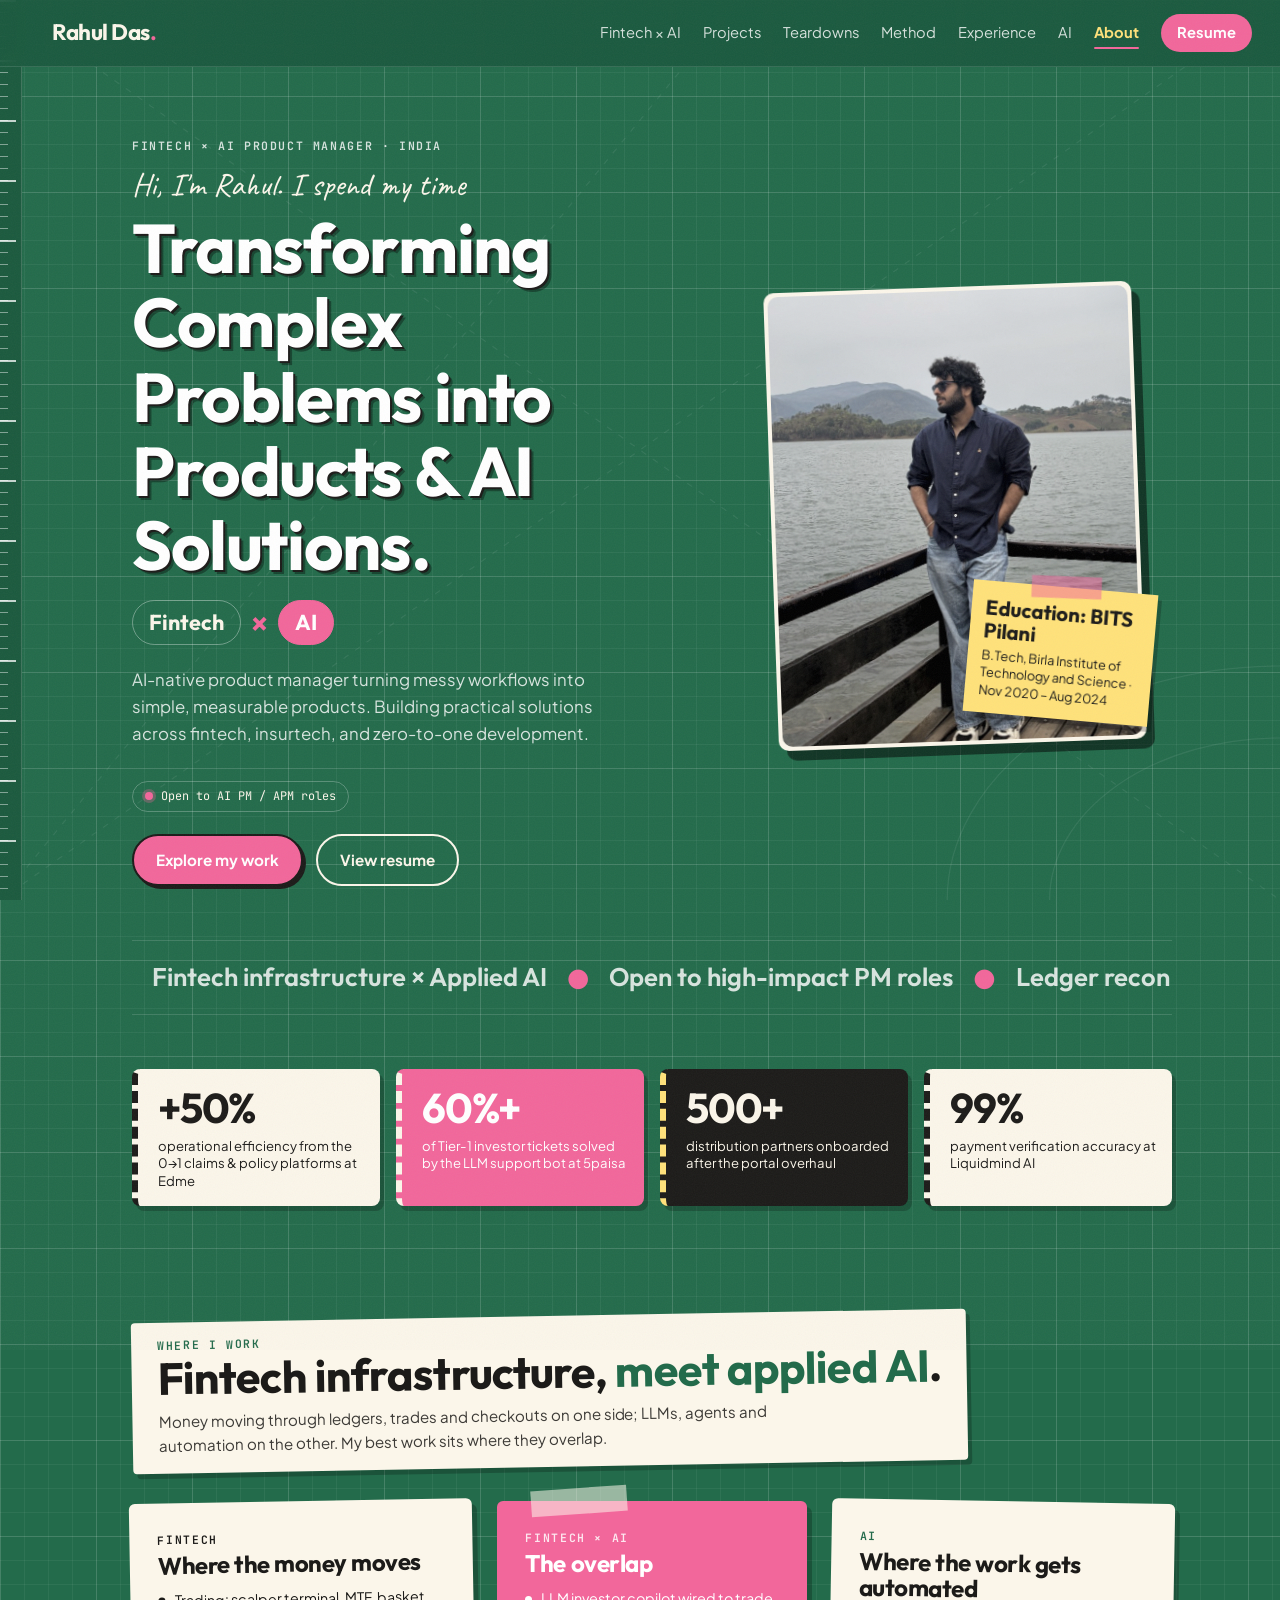
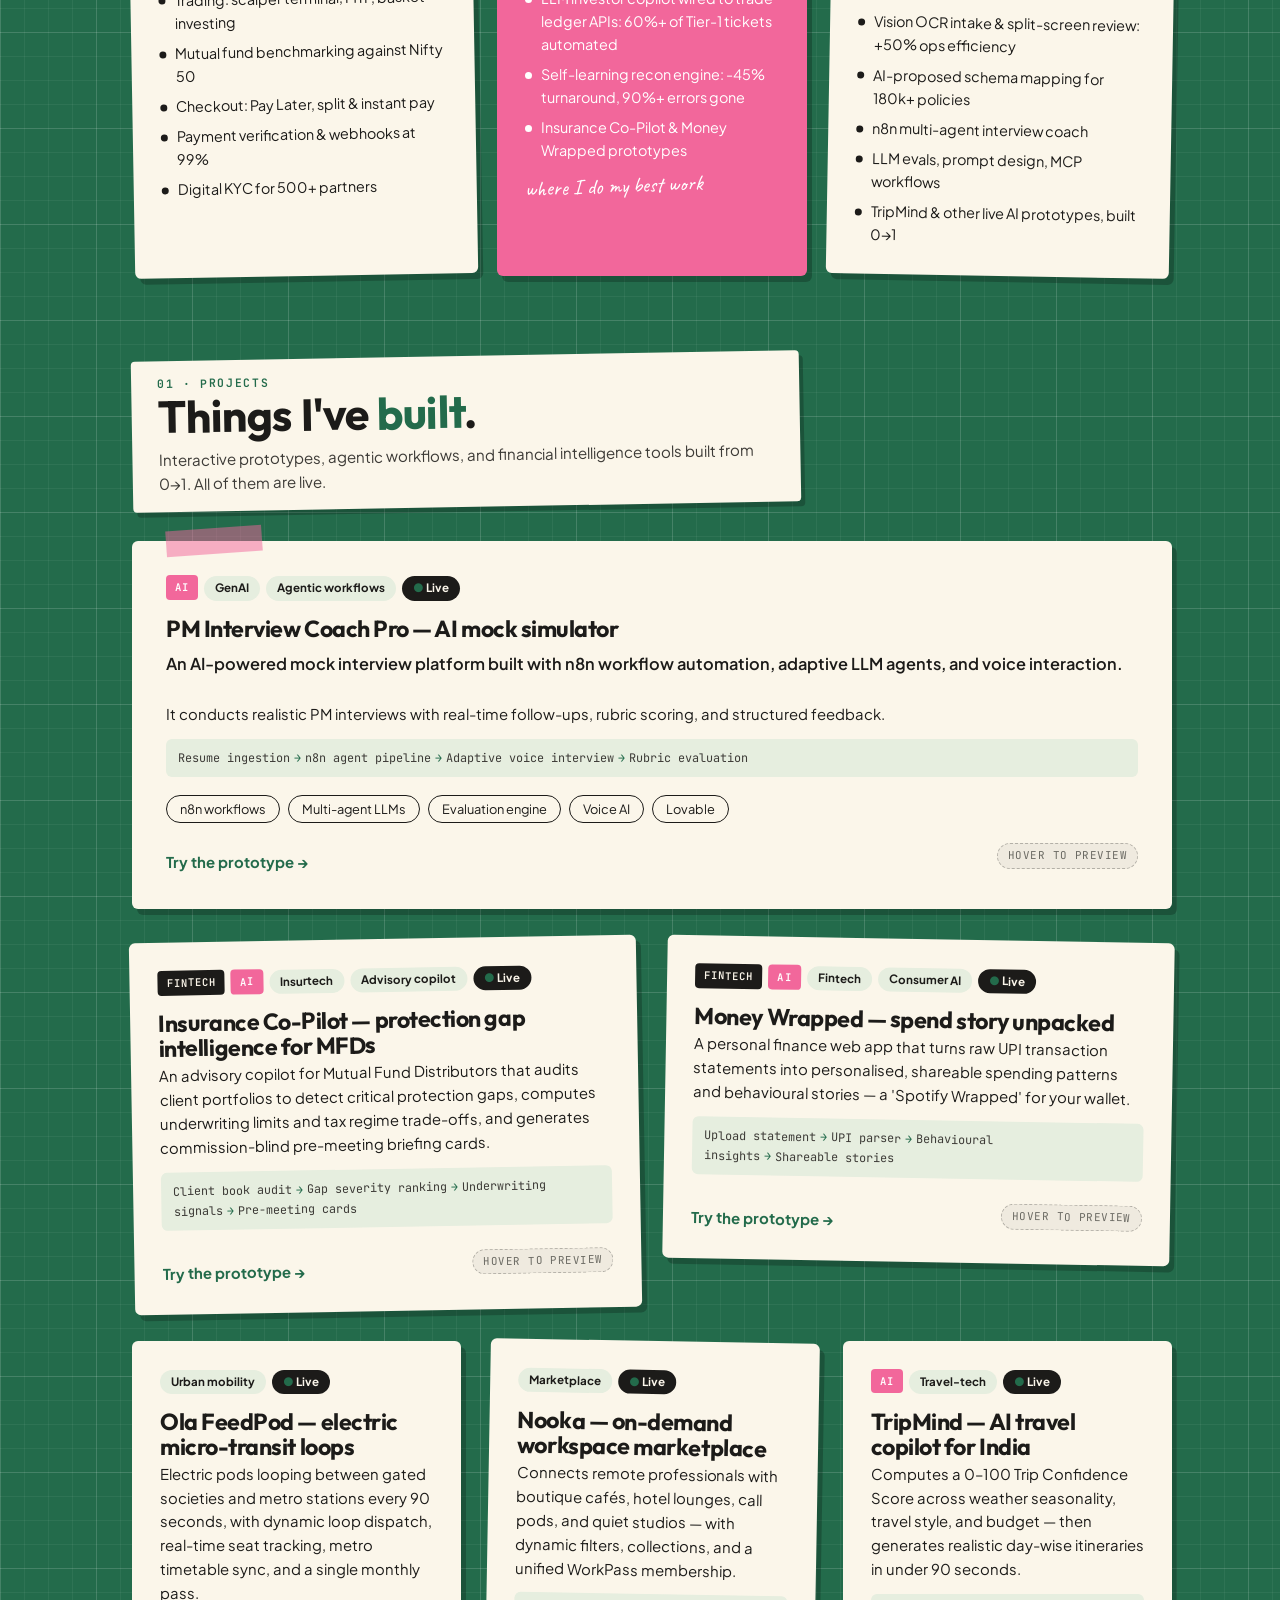
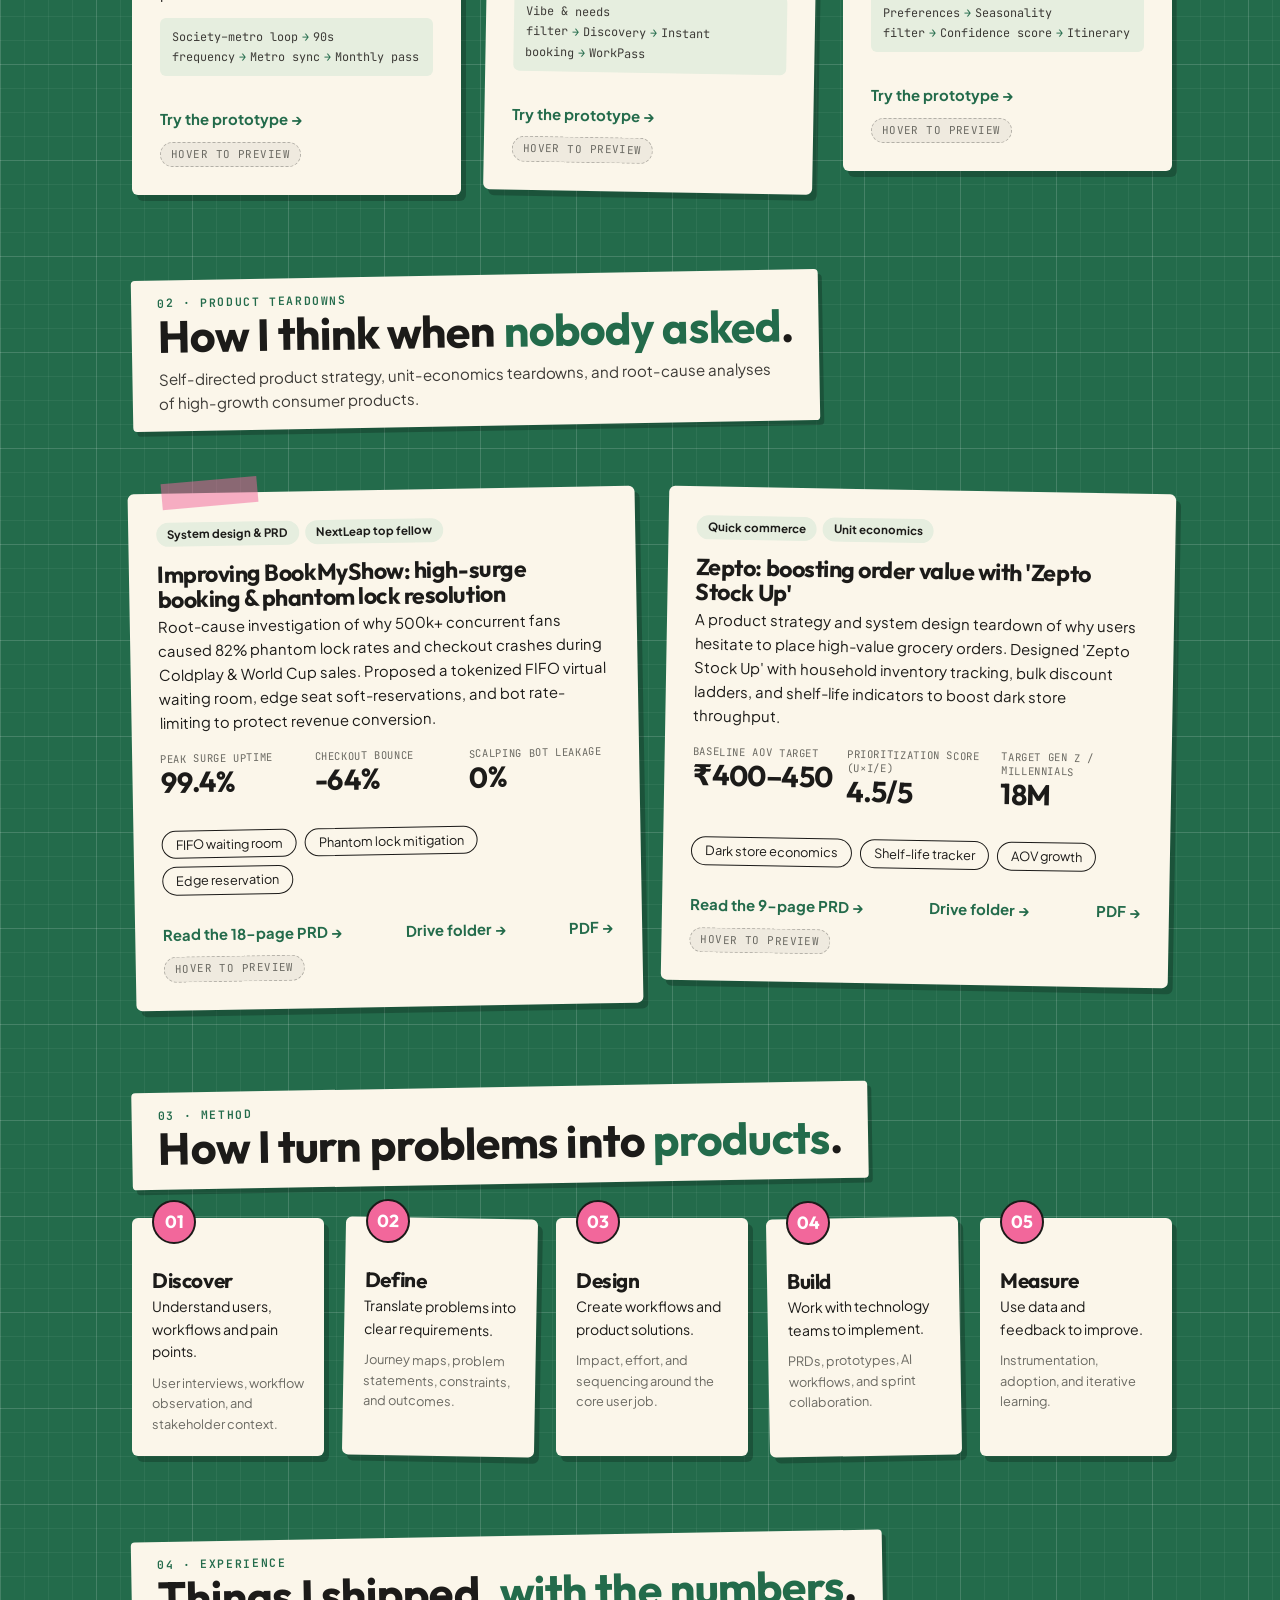
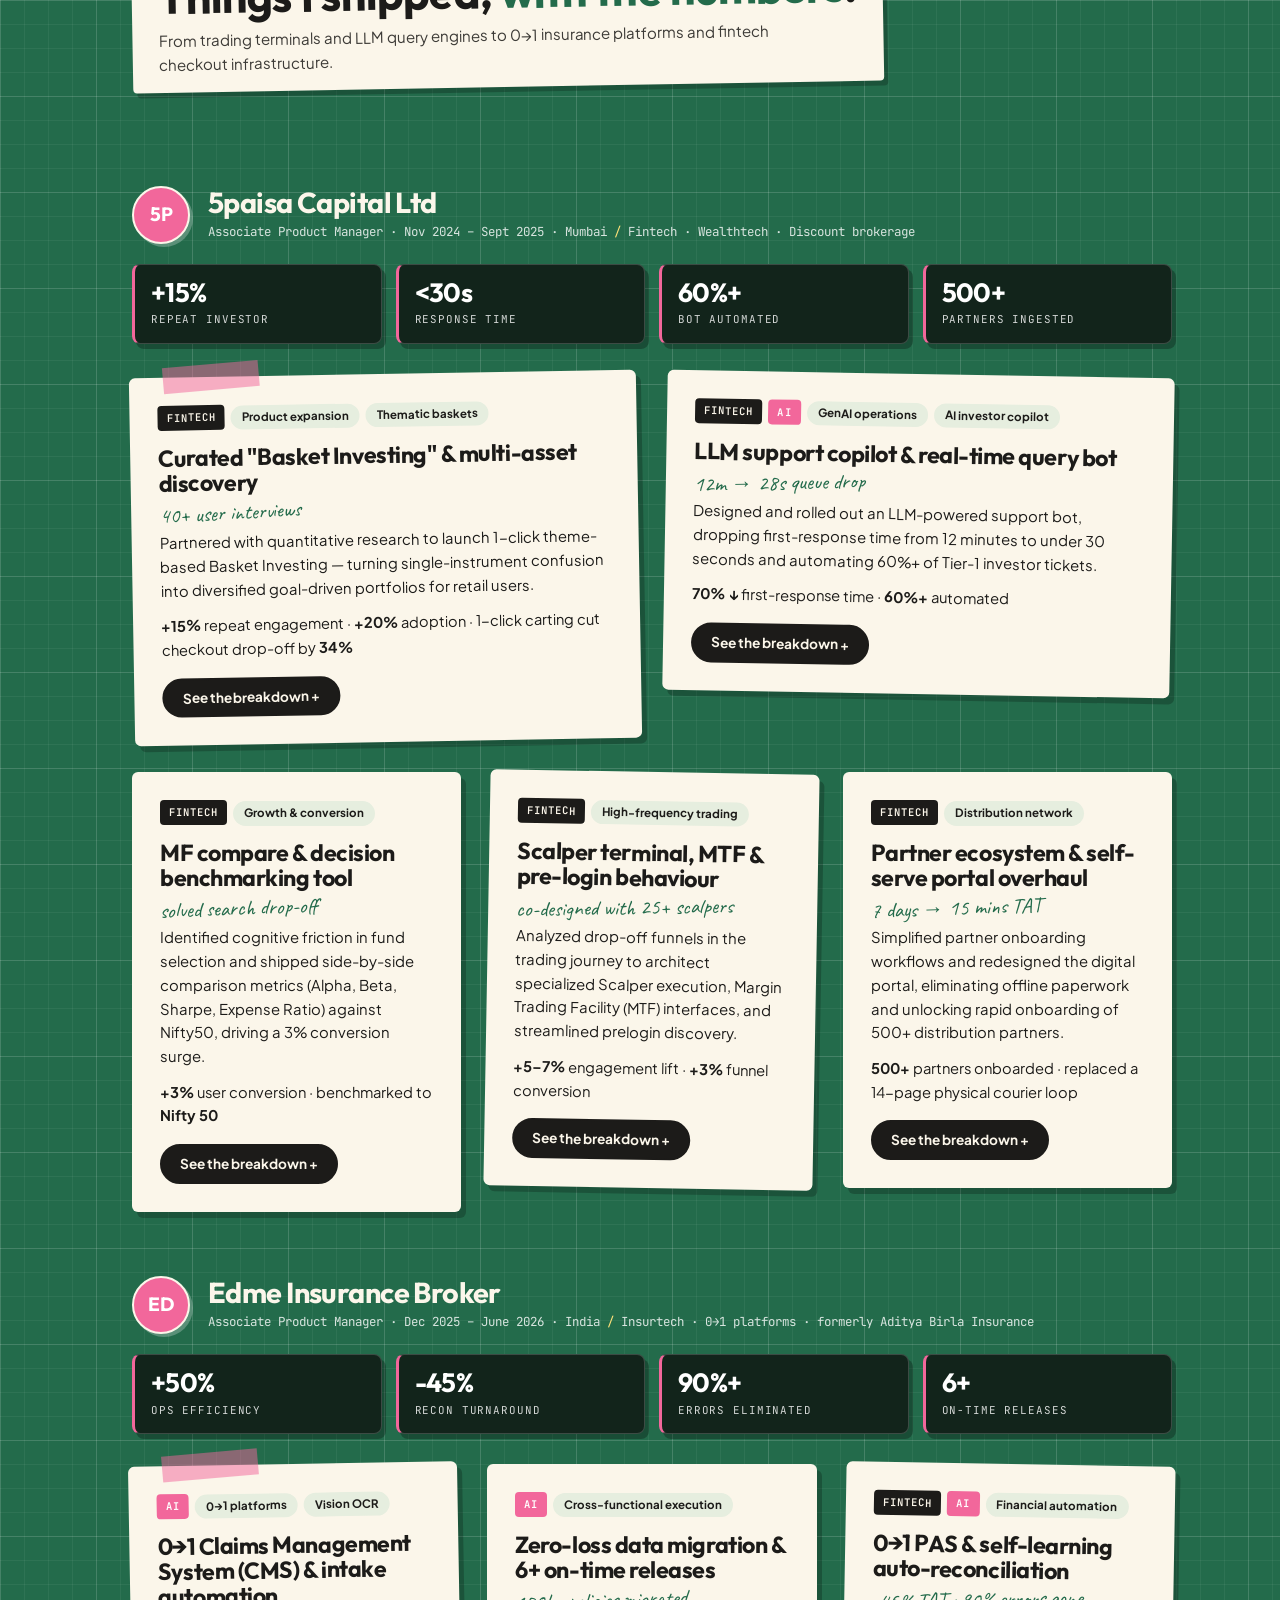
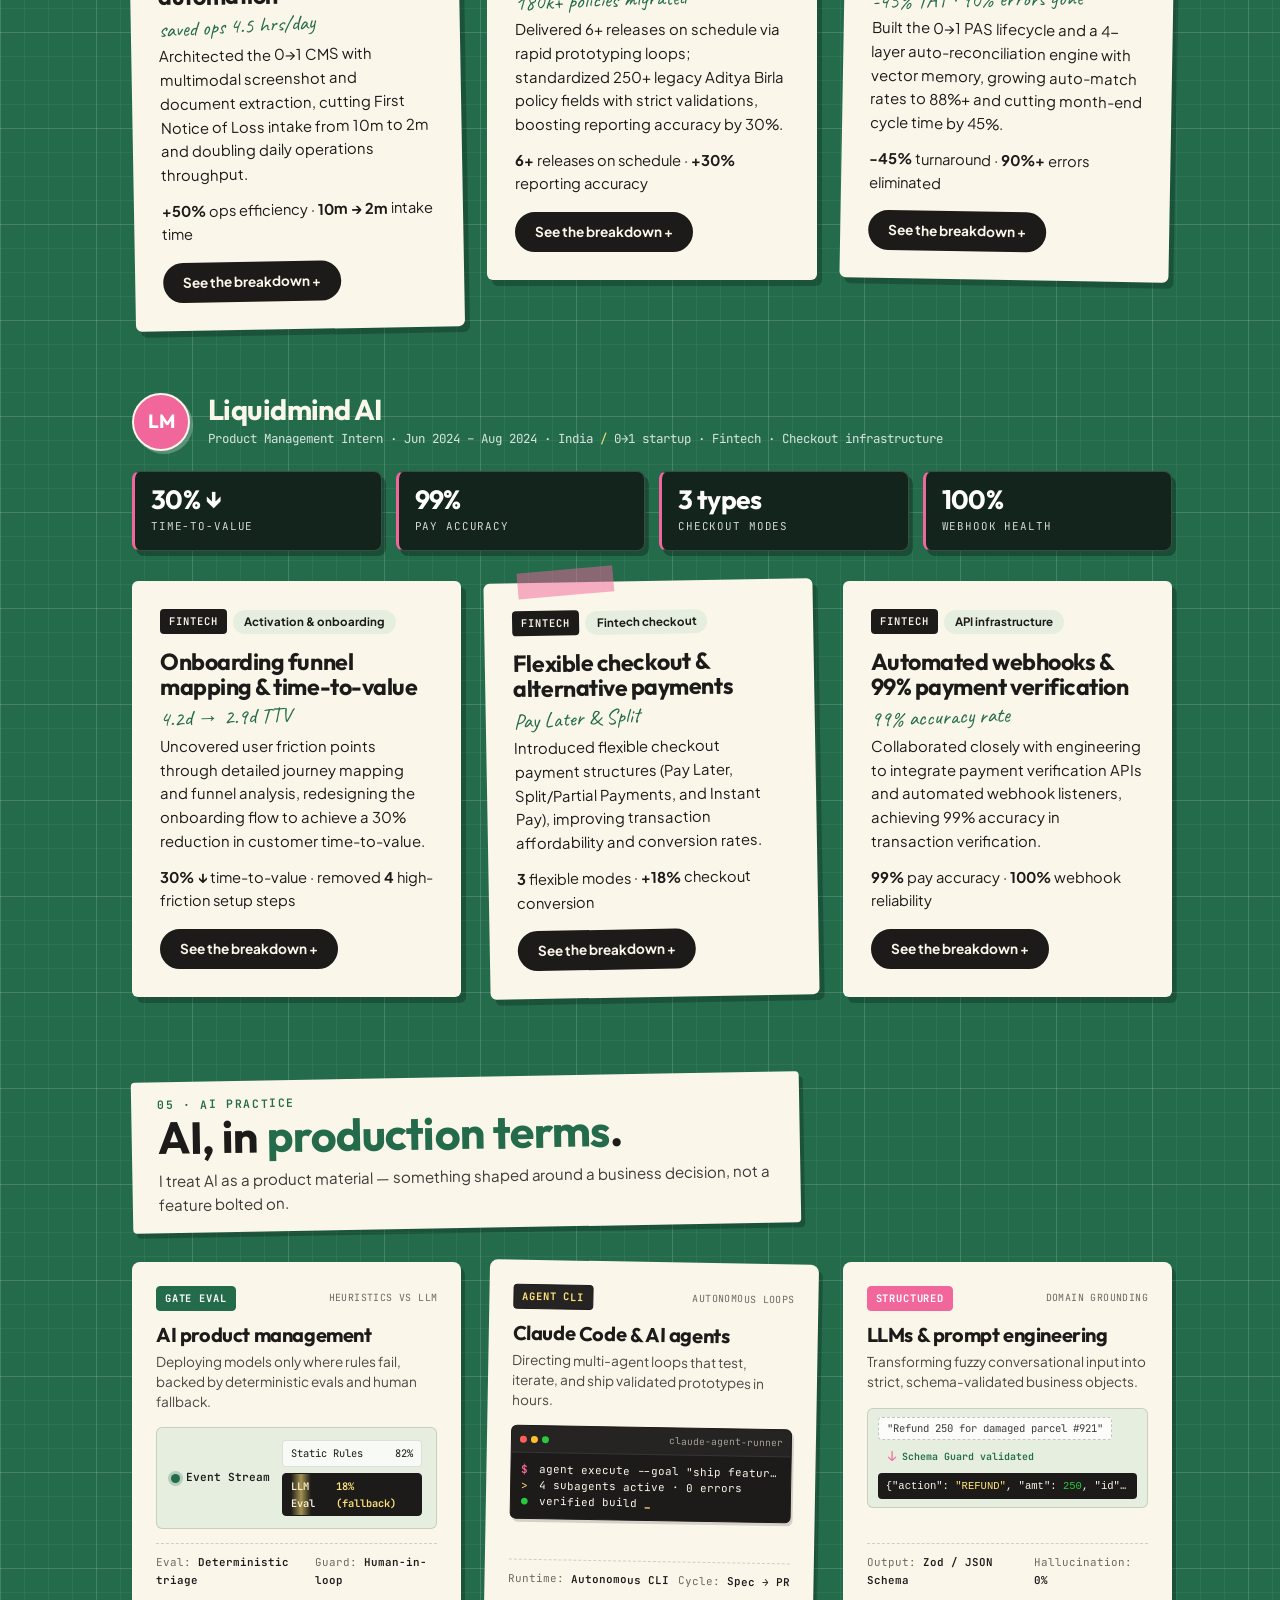
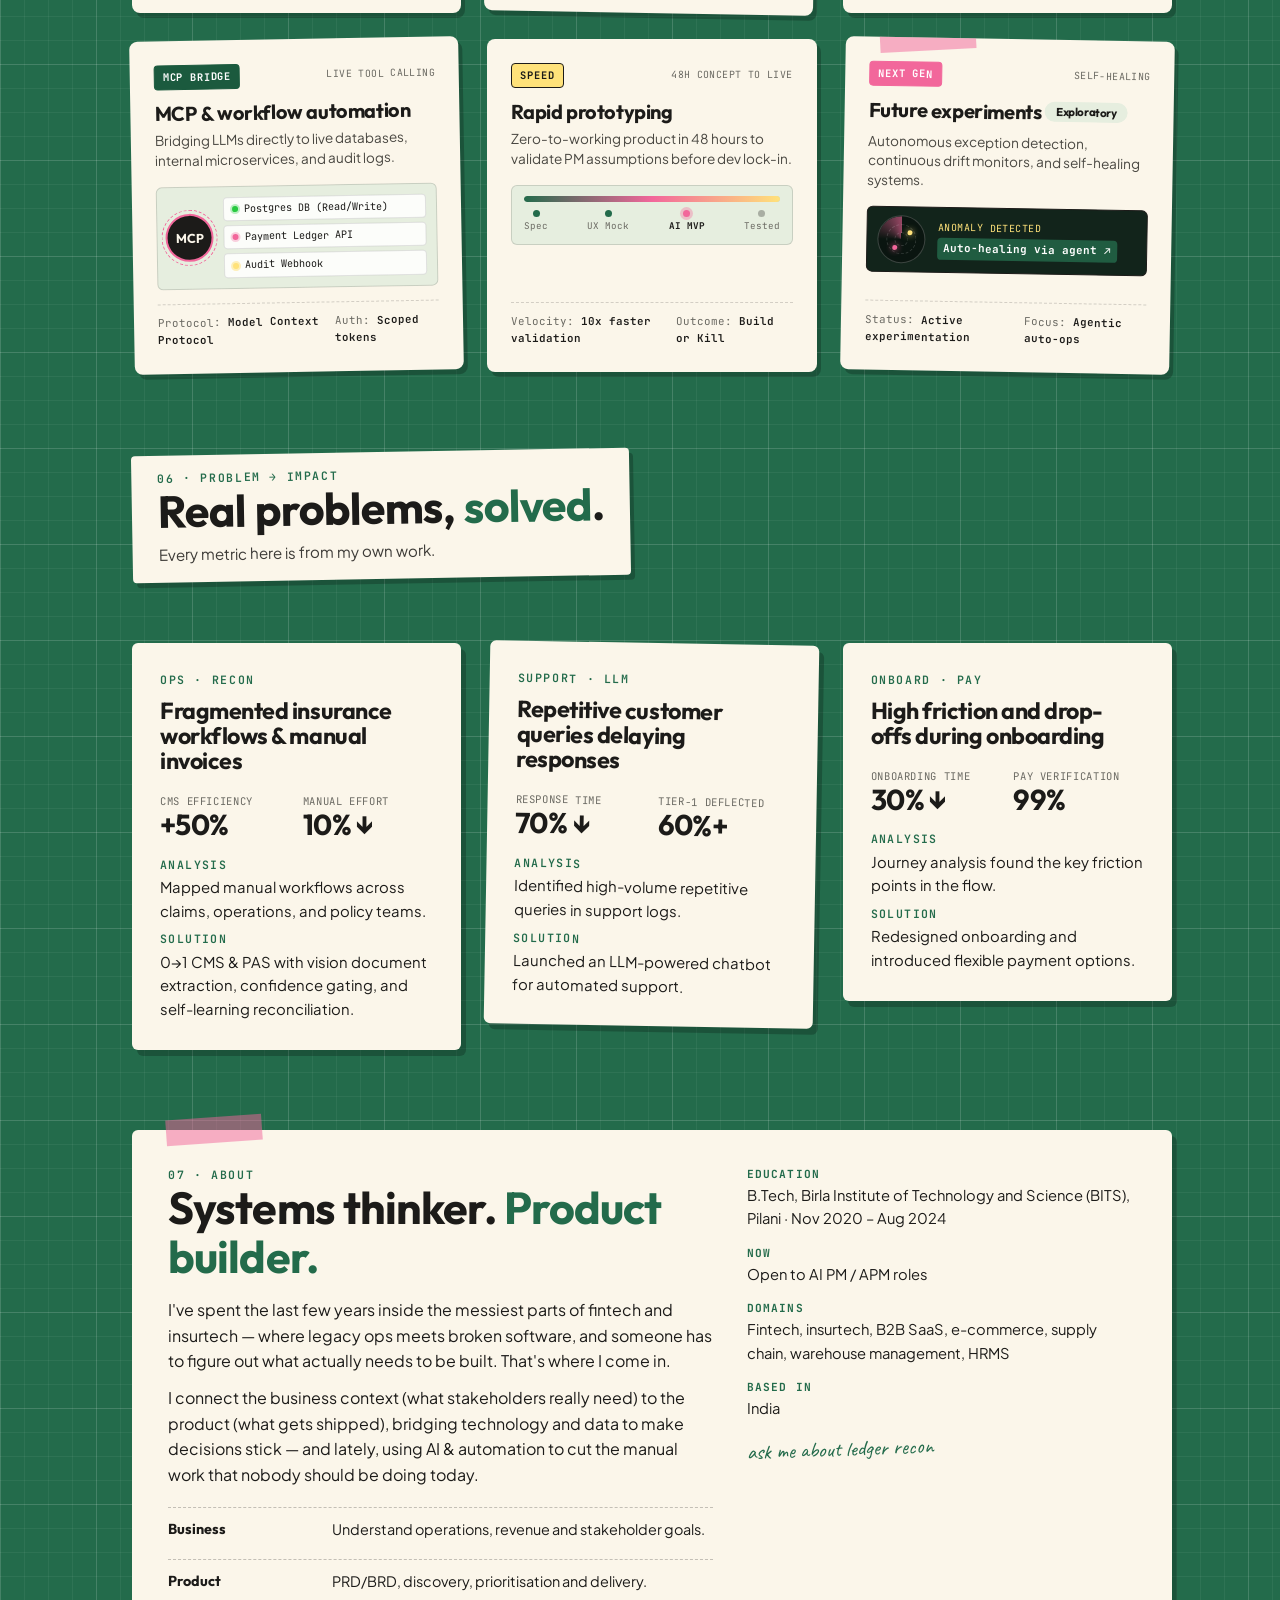
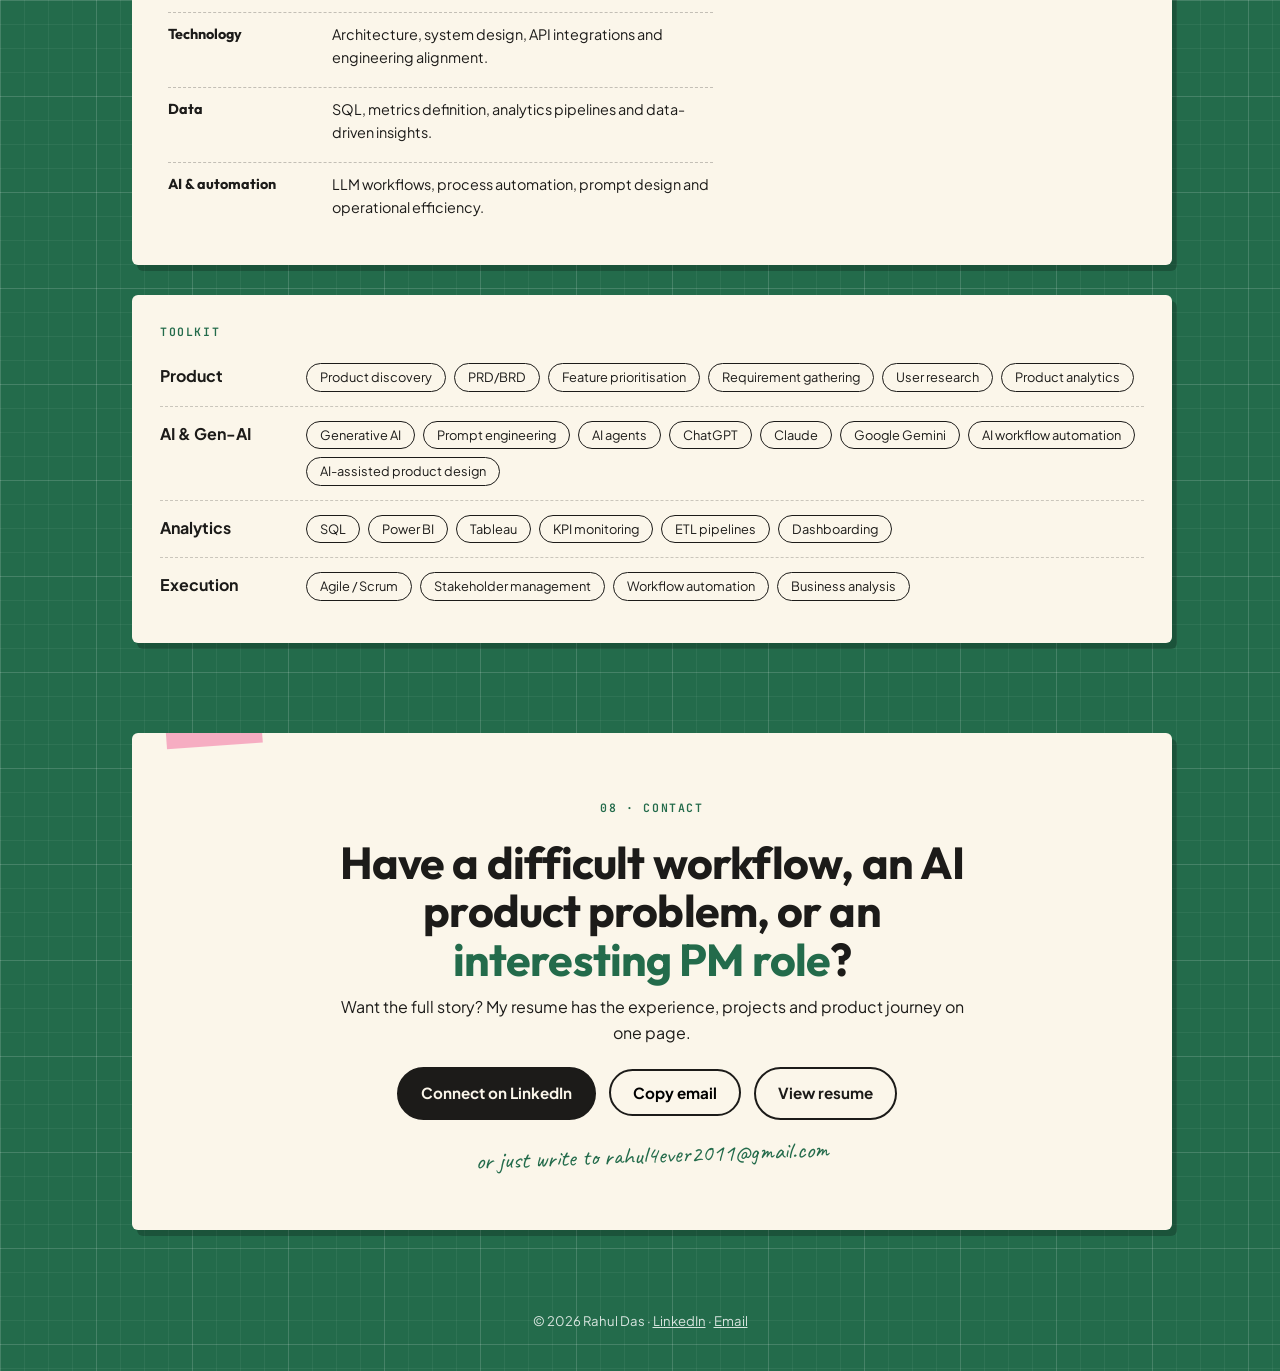
<file: public/cutting-mat-portfolio.html>
<!doctype html>
<html lang="en">
<head>
  <meta charset="utf-8">
  <meta name="viewport" content="width=device-width, initial-scale=1">
  <title>Rahul Das — Fintech × AI Product Manager</title>
  <meta name="description" content="Fintech and AI product manager building ledger reconciliation, trading workflows and agentic AI systems. Case studies, prototypes and measurable impact.">
  <meta name="author" content="Rahul Das">
  <meta property="og:title" content="Rahul Das — Fintech × AI Product Manager">
  <meta property="og:description" content="Financial infrastructure meets applied AI: reconciliation, trading workflows, risk systems and autonomous agents.">
  <meta property="og:type" content="website">
  <link rel="icon" href="data:image/svg+xml,<svg xmlns='http://www.w3.org/2000/svg' viewBox='0 0 100 100'><rect width='100' height='100' rx='18' fill='%23236b4b'/><text x='50' y='70' font-size='58' text-anchor='middle' font-family='Arial,sans-serif' font-weight='700' fill='%23fbf6ea'>R</text><circle cx='80' cy='66' r='7' fill='%23f2679b'/></svg>">
  <link rel="preconnect" href="https://fonts.googleapis.com">
  <link rel="preconnect" href="https://fonts.gstatic.com" crossorigin>
  <link href="https://fonts.googleapis.com/css2?family=Caveat:wght@600;700&family=JetBrains+Mono:wght@400;500;600&family=Outfit:wght@500;600;700;800&family=Plus+Jakarta+Sans:wght@400;500;600;700&display=swap" rel="stylesheet">
  <style>
    :root{
      --mat:#236b4b;
      --mat-2:#1b5a3e;
      --paper:#fbf6ea;
      --paper-2:#e6eedf;
      --ink:#1c1b19;
      --cream:#fbf6ea;
      --cream-2:rgba(255,255,255,.82);
      --muted:#6b6a63;
      --pink:#f2679b;
      --yellow:#ffe27a;
      --pink-soft:rgba(242,103,155,.5);
      --grid:rgba(255,255,255,.11);
      --display:'Outfit',system-ui,sans-serif;
      --body:'Plus Jakarta Sans',Inter,system-ui,sans-serif;
      --mono:'JetBrains Mono',ui-monospace,monospace;
      --hand:'Caveat',cursive;
    }
    *{box-sizing:border-box;margin:0;padding:0}
    html{scroll-behavior:smooth}
    body{
      font-family:var(--body);color:var(--ink);line-height:1.6;overflow-x:hidden;overflow-x:clip;
      background-color:var(--mat);
      background-image:
        linear-gradient(var(--grid) 1px,transparent 1px),
        linear-gradient(90deg,var(--grid) 1px,transparent 1px),
        linear-gradient(rgba(255,255,255,.05) 1px,transparent 1px),
        linear-gradient(90deg,rgba(255,255,255,.05) 1px,transparent 1px);
      background-size:96px 96px,96px 96px,24px 24px,24px 24px;
      -webkit-font-smoothing:antialiased;
    }
    /* film grain */
    body::after{
      content:"";position:fixed;inset:-50%;pointer-events:none;z-index:100;opacity:.05;
      background-image:url("data:image/svg+xml,%3Csvg xmlns='http://www.w3.org/2000/svg' width='200' height='200'%3E%3Cfilter id='n'%3E%3CfeTurbulence type='fractalNoise' baseFrequency='.9' numOctaves='3' stitchTiles='stitch'/%3E%3C/filter%3E%3Crect width='100%25' height='100%25' filter='url(%23n)'/%3E%3C/svg%3E");
    }
    ::selection{background:var(--pink);color:#fff}
    h1,h2,h3,h4{font-family:var(--display);font-weight:700;line-height:1.08;letter-spacing:-.02em}
    h1{font-size:clamp(2.4rem,5.4vw,4.3rem);color:var(--cream)}
    h2{font-size:clamp(1.9rem,4.4vw,2.8rem)}
    h3{font-size:1.45rem;margin:.55rem 0 .25rem}
    h4{font-family:var(--mono);font-weight:600;font-size:.72rem;text-transform:uppercase;letter-spacing:.12em;color:var(--mat);margin-bottom:.3rem}
    em{font-style:normal;color:var(--mat)}
    a{color:inherit}
    p+p{margin-top:.7rem}

    /* ---------- mat decorations ---------- */
    .ruler{
      position:fixed;left:0;top:0;bottom:0;width:22px;z-index:5;
      background:
        repeating-linear-gradient(to bottom,rgba(255,255,255,.45) 0 1px,transparent 1px 12px) left/8px 100% no-repeat,
        repeating-linear-gradient(to bottom,rgba(255,255,255,.75) 0 2px,transparent 2px 60px) left/16px 100% no-repeat,
        var(--mat-2);
      border-right:1px solid rgba(255,255,255,.16);
    }
    .mat-guides{position:fixed;inset:0;width:100%;height:100%;pointer-events:none;z-index:0}
    .mat-guides line,.mat-guides circle{fill:none;stroke:rgba(255,255,255,.08);stroke-width:1.2;vector-effect:non-scaling-stroke}
    .mat-guides line{stroke-dasharray:6 8}

    /* ---------- nav ---------- */
    .nav{
      position:sticky;top:0;z-index:20;display:flex;align-items:center;justify-content:space-between;
      padding:14px 28px 14px 52px;background:rgba(27,90,62,.92);backdrop-filter:blur(8px);
      border-bottom:1px solid rgba(255,255,255,.12);
    }
    .nav__logo{font-family:var(--display);font-weight:700;font-size:1.4rem;text-decoration:none;color:var(--cream);letter-spacing:-.02em}
    .nav__logo span{color:var(--pink)}
    .nav__links{display:flex;gap:22px;align-items:center}
    .nav__links a{color:var(--cream-2);text-decoration:none;font-size:.92rem}
    .nav__links a:hover{color:var(--yellow)}
    .nav__cta{background:var(--pink);color:#fff!important;padding:7px 16px;border-radius:99px;font-weight:700}
    .nav__toggle{display:none;background:var(--paper);border:0;border-radius:99px;padding:6px 14px;font:inherit;font-weight:700;cursor:pointer}

    main{position:relative;z-index:1;max-width:1120px;margin:0 auto;padding:0 28px 40px 52px}

    /* ---------- hero ---------- */
    .hero{position:relative;display:grid;grid-template-columns:1.3fr 1fr;gap:40px;align-items:center;padding:70px 0 44px}
    .mat-label,.eyebrow{font-family:var(--mono);font-size:.72rem;letter-spacing:.14em;text-transform:uppercase;font-weight:600}
    .mat-label{color:var(--cream-2)}
    .eyebrow{color:var(--mat)}
    .hero__hi{font-family:var(--hand);font-size:2rem;color:var(--cream);margin-top:14px;line-height:1}
    .hero h1, .hero__title{
      margin-top:10px;
      color:#FFFFFF;
      text-shadow:2px 2px 0 #1c1b19, 4px 4px 0 rgba(0, 0, 0, 0.35);
    }
    .bbox{position:relative;display:inline-block;padding:0 .14em;margin:.18em 0 .3em;border:1.5px solid var(--pink)}
    .bbox__h{position:absolute;width:11px;height:11px;background:#fff;border:2px solid var(--pink)}
    .bbox__h--tl{top:-6px;left:-6px}.bbox__h--tm{top:-6px;left:calc(50% - 5px)}.bbox__h--tr{top:-6px;right:-6px}
    .bbox__h--ml{top:calc(50% - 5px);left:-6px}.bbox__h--mr{top:calc(50% - 5px);right:-6px}
    .bbox__h--bl{bottom:-6px;left:-6px}.bbox__h--bm{bottom:-6px;left:calc(50% - 5px)}.bbox__h--br{bottom:-6px;right:-6px}
    .cursor{position:absolute;width:34px;right:-30px;bottom:-34px;fill:var(--ink);stroke:#fff;stroke-width:1.5;filter:drop-shadow(2px 3px 0 rgba(0,0,0,.25));animation:nudge 3.2s ease-in-out infinite}
    @keyframes nudge{0%,100%{transform:translate(0,0)}50%{transform:translate(-8px,-6px)}}
    .hero__lede{color:var(--cream-2);max-width:500px;margin:22px 0 22px;font-size:1.05rem}
    .status{display:inline-flex;align-items:center;gap:8px;font-family:var(--mono);font-size:.74rem;color:var(--cream);border:1px solid rgba(255,255,255,.25);padding:5px 12px;border-radius:99px;margin-bottom:22px}
    .status i{width:8px;height:8px;border-radius:50%;background:var(--pink);box-shadow:0 0 0 3px rgba(242,103,155,.3)}
    .btn{display:inline-block;padding:12px 22px;border-radius:99px;text-decoration:none;font-weight:700;font-size:.95rem;border:2px solid var(--ink);margin:0 10px 10px 0;transition:transform .15s;cursor:pointer;font-family:var(--body)}
    .btn:hover{transform:translate(-2px,-2px)}
    .btn--red{background:var(--pink);border-color:var(--ink);color:#fff;box-shadow:3px 3px 0 var(--ink)}
    .btn--line{background:transparent;border-color:var(--cream);color:var(--cream)}
    .btn--ink{background:var(--ink);color:var(--paper)}
    .btn--ghost{background:transparent}
    .hero__photo{position:relative;max-width:360px;width:100%;margin:0 auto}
    .hero__photo img{display:block;width:100%;height:auto;aspect-ratio:4/5;object-fit:cover;object-position:52% 30%;border-radius:10px;transform:rotate(-2deg);
      filter:grayscale(.2) contrast(1.04) drop-shadow(4px 0 0 var(--cream)) drop-shadow(-4px 0 0 var(--cream)) drop-shadow(0 4px 0 var(--cream)) drop-shadow(0 -4px 0 var(--cream)) drop-shadow(8px 10px 0 rgba(0,0,0,.5))}
    .sticky-note{position:absolute;right:-18px;bottom:22px;width:185px;background:var(--yellow);padding:16px 14px 14px;transform:rotate(5deg);box-shadow:4px 5px 0 rgba(0,0,0,.22);font-size:.8rem;line-height:1.35}
    .sticky-note::before{content:"";position:absolute;top:-11px;left:50%;width:70px;height:22px;margin-left:-35px;background:var(--pink-soft);transform:rotate(-3deg)}
    .sticky-note strong{display:block;font-family:var(--display);font-size:1.28rem;line-height:1.1;margin-bottom:5px}
    .photo-tag{position:absolute;left:14px;top:14px;font-family:var(--mono);font-size:.66rem;letter-spacing:.1em;background:rgba(28,27,25,.78);color:var(--cream);padding:4px 9px;border-radius:4px;transform:rotate(-2deg)}

    /* ---------- marquee ---------- */
    .marquee{overflow:hidden;white-space:nowrap;border-top:1px solid rgba(255,255,255,.14);border-bottom:1px solid rgba(255,255,255,.14);padding:16px 0;margin:0 0 54px}
    .marquee__track{display:inline-flex;animation:scroll 42s linear infinite}
    .marquee span{font-family:var(--display);font-weight:600;font-size:clamp(1.2rem,2.2vw,1.6rem);color:var(--cream-2);padding:0 20px}
    .marquee span.dot{color:var(--pink);padding:0}
    @keyframes scroll{to{transform:translateX(-50%)}}

    /* ---------- tickets ---------- */
    .tickets{display:grid;grid-template-columns:repeat(4,1fr);gap:16px;margin:0 0 70px}
    .ticket{background:var(--paper);padding:18px 16px 16px 20px;border-radius:8px;position:relative;border-left:6px dashed var(--ink);box-shadow:4px 5px 0 rgba(0,0,0,.22)}
    .ticket--red{background:var(--pink);color:#fff;border-left-color:var(--paper)}
    .ticket--ink{background:var(--ink);color:var(--paper);border-left-color:var(--yellow);outline:1px solid transparent}
    .ticket__num{display:block;font-family:var(--display);font-weight:700;font-size:2.6rem;line-height:1;letter-spacing:-.03em}
    .ticket__label{display:block;font-size:.82rem;margin-top:8px;line-height:1.35}

    /* ---------- sections ---------- */
    .section{padding:40px 0}
    .label-card{display:inline-block;background:var(--paper);padding:14px 26px 16px;margin-bottom:34px;transform:rotate(-1deg);box-shadow:4px 5px 0 rgba(0,0,0,.22);border-radius:4px;max-width:100%}
    .label-card p:not(.eyebrow){font-size:.95rem;color:#3d3b37;max-width:56ch;margin-top:6px}
    .paper{position:relative;background:var(--paper);padding:28px;border-radius:6px;box-shadow:5px 6px 0 rgba(0,0,0,.22)}
    .tape{position:absolute;top:-13px;left:34px;width:96px;height:26px;background:var(--pink-soft);transform:rotate(-4deg)}
    .tilt-l{transform:rotate(-1deg)}.tilt-r{transform:rotate(1deg)}
    .pill{display:inline-block;font-size:.72rem;font-weight:700;background:var(--paper-2);padding:3px 11px;border-radius:99px;margin:0 6px 6px 0}
    .pill--live{background:var(--ink);color:var(--paper)}
    .pill--live::before{content:"● ";color:var(--mat)}
    .case__date{font-size:.8rem;color:var(--muted)}
    .case__hook{font-weight:600;font-size:1.02rem;margin:.4rem 0 .9rem}
    .case__grid{display:grid;grid-template-columns:repeat(3,1fr);gap:22px;margin:18px 0}
    .case__note{font-family:var(--hand);font-size:1.35rem;line-height:1.1;color:var(--mat);display:inline-block;transform:rotate(-2deg);margin:2px 0 6px}
    .case__result{margin-top:12px;font-size:.92rem}
    .case--feature{padding:34px}
    .case-row{display:grid;grid-template-columns:repeat(3,1fr);gap:26px;margin-top:30px;align-items:start}
    .case-row--2{grid-template-columns:repeat(2,1fr)}
    .case{display:flex;flex-direction:column;align-items:flex-start;font-size:.93rem;transition:box-shadow .25s ease}
    .case:hover{box-shadow:7px 9px 0 rgba(0,0,0,.28)}
    .case > p:not(.case__hook):not(.case__result):not(.case__note):not(.eyebrow){flex:1}
    .stack,.chips ul{list-style:none;display:flex;flex-wrap:wrap;gap:8px;margin-top:14px}
    .stack li,.chips li{border:1.5px solid var(--ink);border-radius:99px;padding:3px 13px;font-size:.8rem}
    .flow{font-family:var(--mono);font-size:.74rem;line-height:1.7;color:#3d3b37;background:var(--paper-2);border-radius:6px;padding:9px 12px;margin:12px 0 4px;width:100%}
    .flow b{color:var(--mat);font-weight:600;padding:0 4px}
    .link-arrow{display:inline-block;margin-top:14px;font-weight:700;color:var(--mat);text-decoration:none}
    .link-arrow::after{content:" →"}
    .link-arrow + .link-arrow{margin-left:16px}
    .more-btn{margin-top:16px;background:var(--ink);color:var(--paper);border:2px solid var(--ink);border-radius:99px;padding:7px 18px;font:inherit;font-size:.85rem;font-weight:700;cursor:pointer;transition:transform .15s,background .15s}
    .more-btn::after{content:" +"}
    .more-btn:hover{background:var(--pink);transform:translate(-2px,-2px)}
    .more{display:none}

    .tag{display:inline-block;font-family:var(--mono);font-size:.66rem;font-weight:600;letter-spacing:.1em;text-transform:uppercase;padding:4px 9px;border-radius:4px;margin:0 6px 6px 0;vertical-align:top}
    .tag--fin{background:var(--ink);color:var(--paper)}
    .tag--ai{background:var(--pink);color:#fff}
    .focus{display:flex;flex-wrap:wrap;align-items:center;gap:10px;margin:18px 0 0;font-family:var(--display);font-weight:700;font-size:clamp(1.1rem,2vw,1.35rem);color:var(--cream)}
    .focus span{border:1.5px solid rgba(255,255,255,.35);border-radius:99px;padding:4px 16px}
    .focus span.ai{background:var(--pink);border-color:var(--pink);color:#fff}
    .focus b{color:var(--pink);font-size:1.4em;line-height:1}
    .venn{display:grid;grid-template-columns:1fr .9fr 1fr;gap:22px;align-items:stretch}
    .venn>*{min-width:0}
    .venn .paper{font-size:.9rem}
    .venn h3{font-size:1.5rem;margin-top:.2rem}
    .venn ul{list-style:none;margin-top:10px;display:grid;gap:7px}
    .venn li{padding-left:16px;position:relative}
    .venn li::before{content:"";position:absolute;left:0;top:.62em;width:7px;height:7px;border-radius:50%;background:var(--ink)}
    .venn .both{background:var(--pink);color:#fff}
    .venn .both .eyebrow{color:#fff;opacity:.85}
    .venn .both li::before{background:#fff}
    .venn .both .case__note{color:#fff}

    /* ---------- company header ---------- */
    .co{display:grid;grid-template-columns:auto 1fr;gap:18px;align-items:center;margin:64px 0 6px;color:var(--cream)}
    .co:first-of-type{margin-top:10px}
    .co__badge{width:58px;height:58px;border-radius:50%;background:var(--pink);color:#fff;border:2px solid var(--cream);display:grid;place-items:center;font-family:var(--display);font-weight:700;font-size:1.2rem;box-shadow:3px 3px 0 rgba(255,255,255,.25)}
    .co h3{font-size:1.8rem;margin:0;color:var(--cream)}
    .co__meta{font-family:var(--mono);font-size:.78rem;color:var(--cream-2);margin-top:4px}
    .co__meta span{color:var(--yellow)}
    .co-stats{display:grid;grid-template-columns:repeat(4,1fr);gap:14px;margin-top:20px}
    .co-stats div{
      position:relative;overflow:hidden;background:#12241b;
      border:1px solid rgba(255,255,255,.18);border-left:3px solid var(--pink);border-radius:8px;padding:14px 16px;
      color:var(--cream);box-shadow:4px 5px 0 rgba(0,0,0,.28);
      transition:transform .2s ease,box-shadow .2s ease,border-color .2s ease;
    }
    .co-stats div:hover{transform:translateY(-3px);border-color:var(--yellow);box-shadow:6px 7px 0 rgba(0,0,0,.38)}
    .co-stats div::after{
      content:"";position:absolute;top:0;left:-100%;width:50%;height:100%;
      background:linear-gradient(90deg,transparent,rgba(255,255,255,.1),transparent);transform:skewX(-20deg);
      animation:statShine 6s infinite ease-in-out;pointer-events:none;
    }
    .co-stats div:nth-child(1)::after{animation-delay:0s}
    .co-stats div:nth-child(2)::after{animation-delay:1.5s}
    .co-stats div:nth-child(3)::after{animation-delay:3s}
    .co-stats div:nth-child(4)::after{animation-delay:4.5s}
    @keyframes statShine{0%{left:-100%}22%,100%{left:200%}}
    .co-stats b{display:block;font-family:var(--display);font-size:1.65rem;font-weight:700;line-height:1.05;color:#fff;letter-spacing:-.02em}
    .co-stats small{display:block;margin-top:5px;font-family:var(--mono);font-size:.68rem;letter-spacing:.08em;text-transform:uppercase;color:var(--cream-2)}

    /* ---------- detail pop-up ---------- */
    dialog.detail{border:0;background:transparent;padding:0;max-width:640px;width:calc(100% - 32px);margin:auto;overflow:visible}
    dialog.detail::backdrop{background:rgba(20,40,30,.7);backdrop-filter:blur(3px)}
    .detail__card{position:relative;color:var(--ink);background:var(--paper);padding:34px 32px 30px;border-radius:6px;box-shadow:8px 10px 0 rgba(0,0,0,.5);max-height:82vh;overflow:auto}
    .detail__card .tape{left:50%;margin-left:-48px}
    .detail__card h3{font-size:1.8rem;margin:.3rem 0 .6rem}
    .detail__card h5{font-family:var(--mono);font-size:.72rem;text-transform:uppercase;letter-spacing:.12em;color:var(--mat);margin:18px 0 4px}
    .detail__card ul{margin:6px 0 0 20px}
    .detail__card li{margin:4px 0}
    .detail__close{position:absolute;top:12px;right:12px;width:36px;height:36px;border-radius:50%;border:2px solid var(--ink);background:var(--yellow);font-size:1.1rem;font-weight:700;cursor:pointer}
    .detail__close:hover{background:var(--pink);color:#fff}

    .stats{display:grid;grid-template-columns:repeat(3,1fr);gap:12px;margin:18px 0;width:100%}
    .stats dt{font-family:var(--mono);font-size:.66rem;letter-spacing:.06em;text-transform:uppercase;color:var(--muted);line-height:1.3}
    .stats dd{font-family:var(--display);font-weight:700;font-size:1.8rem;line-height:1.1;letter-spacing:-.02em}

    .tool-grid{display:grid;grid-template-columns:repeat(5,1fr);gap:20px}
    .tool{padding:42px 20px 22px;font-size:.88rem}
    .tool h3{font-size:1.3rem}
    .tool__badge{position:absolute;top:-18px;left:20px;width:44px;height:44px;border-radius:50%;background:var(--pink);color:#fff;border:2px solid var(--ink);display:grid;place-items:center;font-family:var(--display);font-weight:700;font-size:1.1rem}
    .tool__small{display:block;margin-top:10px;font-size:.8rem;color:var(--muted)}

    .ai-grid{display:grid;grid-template-columns:repeat(3,1fr);gap:26px}
    .ai-grid .paper{font-size:.92rem}
    .ai-grid h3{font-size:1.3rem}

    .about{display:grid;grid-template-columns:1.4fr 1fr;gap:34px;padding:36px}
    .facts{list-style:none;display:grid;gap:14px;align-content:start;font-size:.92rem}
    .facts b{display:block;font-family:var(--mono);font-size:.7rem;letter-spacing:.1em;text-transform:uppercase;color:var(--mat)}
    .lenses{display:grid;gap:8px;margin-top:20px}
    .lens{display:grid;grid-template-columns:150px 1fr;gap:14px;padding:10px 0;border-top:1px dashed rgba(28,27,25,.25);font-size:.9rem}
    .lens strong{font-family:var(--display)}

    .chips{margin-top:30px}
    .chip-group{display:grid;grid-template-columns:130px 1fr;gap:16px;align-items:start;padding:14px 0;border-top:1px dashed rgba(28,27,25,.22)}
    .chip-group:first-of-type{border-top:0}
    .chip-group ul{margin-top:0}

    .contact{text-align:center;margin:50px 0 30px;padding:56px 24px;overflow:hidden}
    .contact p{margin:10px auto 22px;max-width:52ch}
    .contact h2{max-width:22ch;margin:6px auto 0}
    .hand-arrow{font-family:var(--hand);font-size:1.5rem;color:var(--mat);display:block;margin-top:6px;transform:rotate(-2deg)}

    .footer{position:relative;z-index:1;text-align:center;font-size:.82rem;color:var(--cream-2);padding:10px 20px 40px}

    /* ---------- responsive ---------- */
    .case-row>*,.ai-grid>*,.tool-grid>*,.about>*,.hero>*{min-width:0}
    @media(max-width:980px){.tool-grid{grid-template-columns:repeat(3,1fr)}}
    @media(max-width:860px){
      .hero,.about{grid-template-columns:1fr}
      .hero__photo{max-width:300px}
      .cursor{right:-2px;bottom:-30px;width:28px}
      .tickets,.co-stats{grid-template-columns:1fr 1fr}
      .case__grid,.case-row,.case-row--2,.ai-grid,.venn{grid-template-columns:1fr}
      .tool-grid{grid-template-columns:1fr 1fr;row-gap:34px}
      .tilt-l,.tilt-r{transform:none}
      .nav{padding-left:38px}
      .nav__toggle{display:block}
      .nav__links{display:none;position:absolute;top:100%;left:0;right:0;flex-direction:column;align-items:flex-start;background:var(--mat-2);padding:16px 38px 22px;gap:14px;border-bottom:1px solid rgba(255,255,255,.12)}
      .nav__links.open{display:flex}
      main{padding:0 16px 30px 38px}
      .lens,.chip-group{grid-template-columns:1fr;gap:6px}
    }
    @media(max-width:520px){
      .tickets{grid-template-columns:1fr}
      .tool-grid{grid-template-columns:1fr}
      .paper,.case--feature{padding:22px}
      .about{padding:24px}
      .stats{grid-template-columns:1fr 1fr 1fr}
      .stats dd{font-size:1.35rem}
      .sticky-note{right:-6px}
    }
    /* ---------- scroll-spy active nav link ---------- */
    .nav__links a.active {
      color: var(--yellow) !important;
      font-weight: 700;
      position: relative;
    }
    .nav__links a.active::after {
      content: "";
      position: absolute;
      bottom: -4px;
      left: 0;
      width: 100%;
      height: 2px;
      background: var(--pink);
      border-radius: 2px;
    }
    /* ---------- hero parallax will-change ---------- */
    .hero__photo, .sticky-note { will-change: transform; }
    /* ---------- case teaser snippet ---------- */
    .case__teaser {
      font-size: 0.8rem;
      line-height: 1.4;
      color: var(--ink);
      opacity: 0.68;
      margin: 10px 0 14px;
      padding: 6px 10px;
      background: rgba(28, 27, 25, 0.04);
      border-left: 2px solid var(--pink);
      border-radius: 0 4px 4px 0;
      transition: opacity 0.2s, background-color 0.2s;
    }
    .case:hover .case__teaser {
      opacity: 0.95;
      background: rgba(28, 27, 25, 0.08);
    }
    .case__teaser strong {
      font-family: var(--mono);
      font-size: 0.72rem;
      text-transform: uppercase;
      letter-spacing: 0.05em;
      color: var(--ink);
      margin-right: 5px;
    }
    /* ---------- scroll-triggered fade-up entrance ---------- */
    .reveal {
      opacity: 0;
      transform: translateY(22px);
      transition: opacity 0.55s cubic-bezier(0.16, 1, 0.3, 1), transform 0.55s cubic-bezier(0.16, 1, 0.3, 1);
      will-change: opacity, transform;
    }
    .reveal.is-visible {
      opacity: 1;
      transform: translateY(0);
    }
    /* ---------- toolkit hover tooltips ---------- */
    .chips li[data-tooltip] {
      position: relative;
      cursor: help;
      transition: background-color 0.15s, border-color 0.15s, transform 0.15s;
    }
    .chips li[data-tooltip]:hover {
      background: var(--yellow);
      border-color: var(--ink);
      transform: translateY(-2px);
    }
    .chips li[data-tooltip]::after {
      content: attr(data-tooltip);
      position: absolute;
      bottom: calc(100% + 8px);
      left: 50%;
      transform: translateX(-50%) translateY(4px);
      background: var(--ink);
      color: var(--paper);
      font-family: var(--mono);
      font-size: 0.72rem;
      letter-spacing: -0.01em;
      white-space: nowrap;
      padding: 6px 11px;
      border-radius: 6px;
      box-shadow: 2px 4px 0 rgba(0, 0, 0, 0.28);
      pointer-events: none;
      opacity: 0;
      visibility: hidden;
      transition: opacity 0.18s ease, transform 0.18s ease, visibility 0.18s;
      z-index: 50;
    }
    .chips li[data-tooltip]::before {
      content: "";
      position: absolute;
      bottom: calc(100% + 2px);
      left: 50%;
      transform: translateX(-50%) translateY(4px);
      border: 5px solid transparent;
      border-top-color: var(--ink);
      pointer-events: none;
      opacity: 0;
      visibility: hidden;
      transition: opacity 0.18s ease, transform 0.18s ease, visibility 0.18s;
      z-index: 50;
    }
    .chips li[data-tooltip]:hover::after,
    .chips li[data-tooltip]:hover::before {
      opacity: 1;
      visibility: visible;
      transform: translateX(-50%) translateY(0);
    }
    /* ---------- floating back to top button ---------- */
    .back-top {
      position: fixed;
      bottom: 28px;
      right: 28px;
      z-index: 40;
      display: none;
      flex-direction: column;
      align-items: center;
      justify-content: center;
      background: var(--ink);
      color: var(--paper);
      border: 2px dashed rgba(251, 246, 234, 0.45);
      box-shadow: 3px 4px 0 rgba(0, 0, 0, 0.4);
      padding: 8px 12px;
      border-radius: 6px;
      cursor: pointer;
      font-family: var(--mono);
      font-size: 0.7rem;
      font-weight: 700;
      letter-spacing: 0.08em;
      line-height: 1.1;
      transition: transform 0.18s, background-color 0.18s, border-color 0.18s, color 0.18s;
    }
    .back-top.visible { display: flex; animation: backTopIn 0.25s cubic-bezier(0.16, 1, 0.3, 1); }
    .back-top:hover {
      background: var(--mat);
      border-color: var(--yellow);
      color: var(--yellow);
      transform: translateY(-3px);
    }
    .back-top__arrow { font-size: 1rem; line-height: 1; margin-bottom: 2px; }
    .back-top__text { font-size: 0.64rem; }
    @keyframes backTopIn {
      from { opacity: 0; transform: translateY(16px); }
      to { opacity: 1; transform: translateY(0); }
    }
    @media(max-width:600px){
      .back-top { bottom: 20px; right: 18px; padding: 6px 10px; }
    }
    /* ---------- project screenshot mockups & hover preview ---------- */
    .project-actions {
      display: flex;
      flex-wrap: wrap;
      align-items: center;
      justify-content: space-between;
      gap: 10px;
      margin-top: 14px;
      width: 100%;
    }
    .preview-pill-hint {
      display: inline-flex;
      align-items: center;
      gap: 5px;
      font-family: var(--mono);
      font-size: 0.68rem;
      letter-spacing: 0.04em;
      text-transform: uppercase;
      color: var(--muted);
      background: rgba(28, 27, 25, 0.05);
      border: 1px dashed rgba(28, 27, 25, 0.28);
      border-radius: 99px;
      padding: 3px 10px;
      transition: all 0.22s ease;
      pointer-events: none;
      user-select: none;
    }
    .case:hover .preview-pill-hint,
    .case:focus-within .preview-pill-hint {
      color: var(--ink);
      background: var(--yellow);
      border-color: var(--ink);
      border-style: solid;
      transform: translateY(-1px);
    }
    .project-preview-drawer {
      width: 100%;
      max-height: 0;
      opacity: 0;
      margin-top: 0;
      overflow: hidden;
      pointer-events: none;
      transform: translateY(-6px);
      transition: max-height 0.45s cubic-bezier(0.16, 1, 0.3, 1),
                  opacity 0.32s ease,
                  margin-top 0.32s ease,
                  transform 0.32s cubic-bezier(0.16, 1, 0.3, 1);
      will-change: max-height, opacity, transform;
    }
    .case:hover .project-preview-drawer,
    .case:focus-within .project-preview-drawer {
      max-height: 360px;
      opacity: 1;
      margin-top: 16px;
      pointer-events: auto;
      transform: translateY(0);
    }
    .case--feature:hover .project-preview-drawer,
    .case--feature:focus-within .project-preview-drawer {
      max-height: 440px;
    }
    .project-mockup {
      background: var(--ink);
      border: 2px solid var(--ink);
      border-radius: 8px;
      overflow: hidden;
      box-shadow: 3px 4px 0 rgba(0, 0, 0, 0.22);
      width: 100%;
    }
    .mockup-bar {
      display: flex;
      align-items: center;
      justify-content: space-between;
      padding: 6px 10px;
      background: #252422;
      border-bottom: 1px solid rgba(255, 255, 255, 0.1);
    }
    .mockup-dots {
      display: flex;
      gap: 5px;
      align-items: center;
    }
    .m-dot {
      width: 8px;
      height: 8px;
      border-radius: 50%;
      display: inline-block;
    }
    .m-dot--red { background: #ff5f56; }
    .m-dot--yellow { background: #ffbd2e; }
    .m-dot--green { background: #27c93f; }
    .mockup-url {
      font-family: var(--mono);
      font-size: 0.68rem;
      color: rgba(251, 246, 234, 0.75);
      letter-spacing: -0.01em;
      text-overflow: ellipsis;
      overflow: hidden;
      white-space: nowrap;
      max-width: 65%;
    }
    .mockup-chip {
      font-family: var(--mono);
      font-size: 0.6rem;
      text-transform: uppercase;
      background: rgba(35, 107, 75, 0.85);
      color: var(--paper);
      padding: 2px 6px;
      border-radius: 4px;
      font-weight: 600;
    }
    .mockup-link {
      display: block;
      position: relative;
      overflow: hidden;
      cursor: pointer;
      background: #000;
      text-decoration: none;
    }
    .mockup-img {
      display: block;
      width: 100%;
      height: auto;
      max-height: 240px;
      object-fit: cover;
      object-position: top center;
      transition: transform 0.25s ease, filter 0.25s ease;
    }
    .case--feature .mockup-img {
      max-height: 320px;
    }
    .mockup-link:hover .mockup-img {
      transform: scale(1.02);
      filter: brightness(0.92);
    }
    .mockup-hover-hint {
      position: absolute;
      bottom: 10px;
      right: 10px;
      background: rgba(28, 27, 25, 0.88);
      color: var(--yellow);
      font-family: var(--mono);
      font-size: 0.7rem;
      font-weight: 600;
      padding: 4px 9px;
      border-radius: 4px;
      opacity: 0;
      transform: translateY(4px);
      transition: opacity 0.2s, transform 0.2s;
      pointer-events: none;
    }
    .mockup-link:hover .mockup-hover-hint {
      opacity: 1;
      transform: translateY(0);
    }

    /* --- Dynamic AI Practice Cards & Micro-Widgets --- */
    .ai-card {
      display: flex;
      flex-direction: column;
      justify-content: space-between;
      padding: 24px;
      border-radius: 8px;
      background: var(--paper);
      box-shadow: 4px 5px 0 rgba(0, 0, 0, 0.22);
      transition: transform 0.2s ease, box-shadow 0.2s ease;
      overflow: hidden;
      position: relative;
    }
    .ai-card:hover {
      box-shadow: 6px 8px 0 rgba(0, 0, 0, 0.28);
    }
    .ai-card__header {
      display: flex;
      align-items: center;
      justify-content: space-between;
      gap: 8px;
      margin-bottom: 12px;
    }
    .ai-badge {
      font-family: var(--mono);
      font-size: 0.65rem;
      font-weight: 700;
      letter-spacing: 0.08em;
      text-transform: uppercase;
      padding: 3px 8px;
      border-radius: 4px;
      border: 1px solid var(--ink);
      background: var(--ink);
      color: var(--paper);
    }
    .ai-badge--eval { background: var(--mat); border-color: var(--mat); color: #fff; }
    .ai-badge--cli { background: #252422; border-color: var(--ink); color: var(--yellow); }
    .ai-badge--json { background: var(--pink); border-color: var(--pink); color: #fff; }
    .ai-badge--mcp { background: var(--mat-2); border-color: var(--mat-2); color: #fff; }
    .ai-badge--speed { background: var(--yellow); border-color: var(--ink); color: var(--ink); }
    .ai-badge--future { background: var(--pink); border-color: var(--pink); color: #fff; }
    .ai-chip {
      font-family: var(--mono);
      font-size: 0.62rem;
      letter-spacing: 0.04em;
      color: var(--muted);
      text-transform: uppercase;
    }
    .ai-card h3 {
      font-size: 1.25rem;
      margin: 0 0 6px 0;
      line-height: 1.18;
    }
    .ai-card__takeaway {
      font-size: 0.85rem;
      color: #4a4842;
      line-height: 1.45;
      margin-bottom: 16px;
      min-height: 2.8em;
    }
    .ai-card__footer {
      display: flex;
      align-items: center;
      justify-content: space-between;
      margin-top: 14px;
      padding-top: 10px;
      border-top: 1px dashed rgba(28, 27, 25, 0.18);
      font-family: var(--mono);
      font-size: 0.68rem;
      color: var(--muted);
    }
    .ai-card__footer b {
      color: var(--ink);
      font-weight: 600;
    }
    /* Widget 1: Decision Gate */
    .ai-gate-viz {
      background: var(--paper-2);
      border: 1.5px solid rgba(28, 27, 25, 0.15);
      border-radius: 6px;
      padding: 12px 14px;
      display: flex;
      align-items: center;
      justify-content: space-between;
      gap: 10px;
      position: relative;
    }
    .ai-gate__input {
      display: flex;
      align-items: center;
      gap: 6px;
      font-family: var(--mono);
      font-size: 0.7rem;
      font-weight: 600;
      color: var(--ink);
    }
    .ai-stream-dot {
      width: 9px;
      height: 9px;
      border-radius: 50%;
      background: var(--mat);
      box-shadow: 0 0 0 3px rgba(35, 107, 75, 0.25);
      animation: streamPulse 1.8s infinite ease-in-out;
    }
    @keyframes streamPulse {
      0%, 100% { transform: scale(0.9); opacity: 0.7; }
      50% { transform: scale(1.3); opacity: 1; }
    }
    .ai-gate__split {
      display: flex;
      flex-direction: column;
      gap: 6px;
      flex: 1;
      max-width: 140px;
    }
    .ai-gate__branch {
      display: flex;
      align-items: center;
      justify-content: space-between;
      padding: 4px 8px;
      border-radius: 4px;
      font-family: var(--mono);
      font-size: 0.65rem;
      background: rgba(255, 255, 255, 0.7);
      border: 1px solid rgba(28, 27, 25, 0.12);
      position: relative;
      overflow: hidden;
    }
    .ai-gate__branch--model.is-active {
      background: var(--ink);
      color: var(--paper);
      border-color: var(--ink);
      font-weight: 600;
    }
    .ai-gate__branch--model .ai-branch__meta {
      color: var(--yellow);
    }
    .ai-pulse-bead {
      position: absolute;
      top: 0;
      bottom: 0;
      width: 20px;
      background: linear-gradient(90deg, transparent, rgba(255, 226, 122, 0.6), transparent);
      animation: pulseBeadTravel 2.2s infinite ease-in-out;
    }
    @keyframes pulseBeadTravel {
      0% { left: -30%; opacity: 0; }
      30% { opacity: 1; }
      70% { opacity: 1; }
      100% { left: 110%; opacity: 0; }
    }
    /* Widget 2: Terminal */
    .ai-terminal {
      background: #1c1b19;
      border: 1.5px solid #1c1b19;
      border-radius: 6px;
      overflow: hidden;
      box-shadow: 2px 3px 0 rgba(0, 0, 0, 0.15);
    }
    .ai-term-bar {
      display: flex;
      align-items: center;
      justify-content: space-between;
      background: #252422;
      padding: 5px 8px;
      border-bottom: 1px solid rgba(255, 255, 255, 0.08);
    }
    .ai-term-dots {
      display: flex;
      gap: 4px;
    }
    .ai-term-dots span {
      width: 7px;
      height: 7px;
      border-radius: 50%;
      display: inline-block;
    }
    .ai-term-dots span:nth-child(1) { background: #ff5f56; }
    .ai-term-dots span:nth-child(2) { background: #ffbd2e; }
    .ai-term-dots span:nth-child(3) { background: #27c93f; }
    .ai-term-title {
      font-family: var(--mono);
      font-size: 0.6rem;
      color: rgba(251, 246, 234, 0.6);
    }
    .ai-term-body {
      padding: 8px 10px;
      font-family: var(--mono);
      font-size: 0.68rem;
      line-height: 1.5;
      color: var(--paper);
    }
    .ai-term-line {
      white-space: nowrap;
      overflow: hidden;
      text-overflow: ellipsis;
    }
    .c-prompt { color: var(--pink); font-weight: 700; margin-right: 4px; }
    .c-warn { color: var(--yellow); margin-right: 4px; }
    .c-ok { color: #27c93f; font-weight: 700; margin-right: 4px; }
    .c-live { color: #27c93f; margin-right: 4px; animation: blink 1.2s infinite; }
    .c-cursor { display: inline-block; color: var(--yellow); font-weight: 700; animation: blink 0.9s infinite; }
    @keyframes blink {
      0%, 49% { opacity: 1; }
      50%, 100% { opacity: 0; }
    }
    /* Widget 3: Structured JSON Transformer */
    .ai-transform-viz {
      background: var(--paper-2);
      border: 1.5px solid rgba(28, 27, 25, 0.15);
      border-radius: 6px;
      padding: 8px 10px;
      display: flex;
      flex-direction: column;
      gap: 6px;
    }
    .ai-tf-in {
      display: flex;
      align-items: center;
    }
    .ai-tf-pill {
      font-family: var(--mono);
      font-size: 0.66rem;
      background: rgba(255, 255, 255, 0.85);
      border: 1px dashed rgba(28, 27, 25, 0.25);
      padding: 2px 8px;
      border-radius: 4px;
      color: #3d3b37;
    }
    .ai-tf-arrow {
      display: flex;
      align-items: center;
      gap: 6px;
      position: relative;
      font-family: var(--mono);
      font-size: 0.62rem;
      font-weight: 600;
      color: var(--mat);
      padding-left: 10px;
    }
    .ai-tf-arrow::before {
      content: "↓";
      font-size: 0.85rem;
      font-weight: 700;
      color: var(--pink);
    }
    .ai-tf-out {
      background: #1c1b19;
      color: var(--paper);
      border-radius: 4px;
      padding: 4px 8px;
      font-family: var(--mono);
      font-size: 0.66rem;
      white-space: nowrap;
      overflow: hidden;
      text-overflow: ellipsis;
    }
    .c-json-val { color: var(--yellow); }
    .c-json-num { color: #27c93f; }
    /* Widget 4: MCP Hub */
    .ai-mcp-hub {
      background: var(--paper-2);
      border: 1.5px solid rgba(28, 27, 25, 0.15);
      border-radius: 6px;
      padding: 10px;
      display: flex;
      align-items: center;
      justify-content: space-around;
      gap: 12px;
    }
    .ai-mcp-center {
      position: relative;
      width: 44px;
      height: 44px;
      border-radius: 50%;
      background: var(--ink);
      color: var(--paper);
      display: grid;
      place-items: center;
      font-family: var(--display);
      font-weight: 700;
      font-size: 0.8rem;
      box-shadow: 0 0 0 2px var(--pink);
    }
    .ai-mcp-ring {
      position: absolute;
      inset: -6px;
      border-radius: 50%;
      border: 1.5px dashed var(--pink);
      animation: spinSlow 12s linear infinite;
    }
    @keyframes spinSlow {
      to { transform: rotate(360deg); }
    }
    .ai-mcp-nodes {
      display: flex;
      flex-direction: column;
      gap: 4px;
      flex: 1;
    }
    .ai-node {
      display: flex;
      align-items: center;
      gap: 6px;
      background: rgba(255, 255, 255, 0.85);
      border: 1px solid rgba(28, 27, 25, 0.12);
      border-radius: 4px;
      padding: 3px 8px;
      font-family: var(--mono);
      font-size: 0.64rem;
      color: var(--ink);
    }
    .ai-node-dot {
      width: 6px;
      height: 6px;
      border-radius: 50%;
    }
    .ai-node--db .ai-node-dot { background: #27c93f; box-shadow: 0 0 0 2px rgba(39, 201, 63, 0.3); }
    .ai-node--api .ai-node-dot { background: var(--pink); box-shadow: 0 0 0 2px rgba(242, 103, 155, 0.3); }
    .ai-node--hook .ai-node-dot { background: var(--yellow); box-shadow: 0 0 0 2px rgba(255, 226, 122, 0.5); }
    /* Widget 5: Sprint Bar */
    .ai-sprint-viz {
      background: var(--paper-2);
      border: 1.5px solid rgba(28, 27, 25, 0.15);
      border-radius: 6px;
      padding: 10px 12px;
    }
    .ai-sprint-bar {
      height: 6px;
      background: rgba(28, 27, 25, 0.12);
      border-radius: 99px;
      overflow: hidden;
      margin-bottom: 8px;
    }
    .ai-sprint-progress {
      height: 100%;
      background: linear-gradient(90deg, var(--mat), var(--pink), var(--yellow));
      border-radius: 99px;
      animation: sprintFill 4s ease-in-out infinite alternate;
    }
    @keyframes sprintFill {
      0% { width: 35%; }
      100% { width: 100%; }
    }
    .ai-sprint-steps {
      display: flex;
      justify-content: space-between;
      gap: 4px;
    }
    .ai-step {
      display: flex;
      flex-direction: column;
      align-items: center;
      gap: 2px;
      font-family: var(--mono);
      font-size: 0.58rem;
      color: var(--muted);
    }
    .ai-step .step-dot {
      width: 7px;
      height: 7px;
      border-radius: 50%;
      background: rgba(28, 27, 25, 0.3);
    }
    .ai-step.is-complete .step-dot {
      background: var(--mat);
    }
    .ai-step.is-active .step-dot {
      background: var(--pink);
      box-shadow: 0 0 0 3px rgba(242, 103, 155, 0.35);
      animation: streamPulse 1.4s infinite ease-in-out;
    }
    .ai-step.is-active .step-label {
      color: var(--ink);
      font-weight: 700;
    }
    /* Widget 6: Radar Scanner */
    .ai-radar-viz {
      background: #12241b;
      border: 1.5px solid var(--ink);
      border-radius: 6px;
      padding: 8px 10px;
      display: flex;
      align-items: center;
      gap: 12px;
      position: relative;
      overflow: hidden;
    }
    .ai-radar-screen {
      position: relative;
      width: 48px;
      height: 48px;
      border-radius: 50%;
      border: 1px solid rgba(255, 255, 255, 0.2);
      background: rgba(0, 0, 0, 0.4);
      flex-shrink: 0;
      overflow: hidden;
    }
    .ai-radar-sweep {
      position: absolute;
      inset: 0;
      border-radius: 50%;
      background: conic-gradient(from 0deg, transparent 75%, rgba(242, 103, 155, 0.6) 100%);
      animation: radarSweep 3s linear infinite;
    }
    @keyframes radarSweep {
      to { transform: rotate(360deg); }
    }
    .ai-radar-ring {
      position: absolute;
      border-radius: 50%;
      border: 1px dashed rgba(255, 255, 255, 0.15);
    }
    .ai-ring-1 { inset: 8px; }
    .ai-ring-2 { inset: 16px; }
    .ai-radar-blip {
      position: absolute;
      width: 5px;
      height: 5px;
      border-radius: 50%;
    }
    .blip-1 {
      top: 14px;
      right: 12px;
      background: var(--yellow);
      box-shadow: 0 0 6px var(--yellow);
      animation: blipFade 3s infinite 0.7s;
    }
    .blip-2 {
      bottom: 12px;
      left: 14px;
      background: var(--pink);
      box-shadow: 0 0 6px var(--pink);
      animation: blipFade 3s infinite 2.1s;
    }
    @keyframes blipFade {
      0%, 100% { opacity: 0.2; transform: scale(0.8); }
      50% { opacity: 1; transform: scale(1.4); }
    }
    .ai-radar-event {
      display: flex;
      flex-direction: column;
      gap: 3px;
      font-family: var(--mono);
    }
    .event-tag {
      font-size: 0.62rem;
      color: var(--yellow);
      text-transform: uppercase;
      letter-spacing: 0.05em;
    }
    .event-action {
      font-size: 0.68rem;
      color: #fff;
      font-weight: 700;
      background: rgba(35, 107, 75, 0.8);
      padding: 2px 6px;
      border-radius: 4px;
      white-space: nowrap;
    }

    @media(prefers-reduced-motion:reduce){
      .cursor,.marquee__track{animation:none}
      .reveal{opacity:1;transform:none;transition:none}
      .project-preview-drawer{animation:none}
    }
  </style>
</head>
<body>

  <div class="ruler" aria-hidden="true"></div>
  <svg class="mat-guides" aria-hidden="true" preserveAspectRatio="none" viewBox="0 0 1000 1000">
    <line x1="0" y1="1000" x2="1000" y2="0" />
    <line x1="0" y1="0" x2="1000" y2="1000" />
    <line x1="0" y1="1000" x2="577" y2="0" />
    <circle cx="1000" cy="1000" r="260" />
    <circle cx="1000" cy="1000" r="180" />
  </svg>

  <header class="nav">
    <a class="nav__logo" href="#top">Rahul Das<span>.</span></a>
    <button class="nav__toggle" aria-label="Open menu" aria-expanded="false">Menu</button>
    <nav class="nav__links">
      <a href="#focus">Fintech × AI</a>
      <a href="#built">Projects</a>
      <a href="#teardowns">Teardowns</a>
      <a href="#method">Method</a>
      <a href="#experience">Experience</a>
      <a href="#ai">AI</a>
      <a href="#about">About</a>
      <a class="nav__cta" href="https://drive.google.com/file/d/1C0YJ1BUbqBIT7l-XcXtn1eN6Ac4OZMfD/view?usp=sharing" target="_blank" rel="noopener">Resume</a>
    </nav>
  </header>

  <main id="top">

    <!-- ============ HERO ============ -->
    <section class="hero">
      <div class="hero__text">
        <p class="mat-label">Fintech × AI Product Manager · India</p>
        <p class="hero__hi">Hi, I'm Rahul. I spend my time</p>
        <h1 class="hero__title">
          Transforming Complex Problems into Products &amp; AI Solutions.
        </h1>
        <p class="focus" aria-label="Fintech and AI"><span>Fintech</span><b>×</b><span class="ai">AI</span></p>
        <p class="hero__lede">
          AI-native product manager turning messy workflows into simple, measurable
          products. Building practical solutions across fintech, insurtech, and
          zero-to-one development.
        </p>
        <p class="status"><i></i> Open to AI PM / APM roles</p>
        <div class="hero__actions">
          <a class="btn btn--red" href="#experience">Explore my work</a>
          <a class="btn btn--line" href="https://drive.google.com/file/d/1C0YJ1BUbqBIT7l-XcXtn1eN6Ac4OZMfD/view?usp=sharing" target="_blank" rel="noopener">View resume</a>
        </div>
      </div>

      <div class="hero__photo">
        <img src="photo.jpeg" alt="Rahul Das standing by a lake with hills behind him" width="1280" height="1143">
        <div class="sticky-note">
          <strong>Education: BITS Pilani</strong>
          <span>B.Tech, Birla Institute of Technology and Science · Nov 2020 – Aug 2024</span>
        </div>
      </div>
    </section>

    <!-- ============ MARQUEE ============ -->
    <div class="marquee" aria-hidden="true">
      <div class="marquee__track">
        <span>Fintech infrastructure × Applied AI</span><span class="dot">●</span>
        <span>Open to high-impact PM roles</span><span class="dot">●</span>
        <span>Ledger recon</span><span class="dot">●</span>
        <span>Agentic workflows</span><span class="dot">●</span>
        <span>LLM evals</span><span class="dot">●</span>
        <span>0→1 platforms</span><span class="dot">●</span>
        <span>Fintech infrastructure × Applied AI</span><span class="dot">●</span>
        <span>Open to high-impact PM roles</span><span class="dot">●</span>
        <span>Ledger recon</span><span class="dot">●</span>
        <span>Agentic workflows</span><span class="dot">●</span>
        <span>LLM evals</span><span class="dot">●</span>
        <span>0→1 platforms</span><span class="dot">●</span>
      </div>
    </div>

    <!-- ============ NUMBERS ============ -->
    <section class="tickets" aria-label="Highlights">
      <div class="ticket">
        <span class="ticket__num" data-count="50" data-prefix="+" data-suffix="%">+50%</span>
        <span class="ticket__label">operational efficiency from the 0→1 claims &amp; policy platforms at Edme</span>
      </div>
      <div class="ticket ticket--red">
        <span class="ticket__num" data-count="60" data-suffix="%+">60%+</span>
        <span class="ticket__label">of Tier-1 investor tickets solved by the LLM support bot at 5paisa</span>
      </div>
      <div class="ticket ticket--ink">
        <span class="ticket__num" data-count="500" data-suffix="+">500+</span>
        <span class="ticket__label">distribution partners onboarded after the portal overhaul</span>
      </div>
      <div class="ticket">
        <span class="ticket__num" data-count="99" data-suffix="%">99%</span>
        <span class="ticket__label">payment verification accuracy at Liquidmind AI</span>
      </div>
    </section>

    <!-- ============ FINTECH × AI ============ -->
    <section id="focus" class="section">
      <div class="label-card">
        <p class="eyebrow">Where I work</p>
        <h2>Fintech infrastructure, <em>meet applied AI</em>.</h2>
        <p>Money moving through ledgers, trades and checkouts on one side; LLMs, agents and automation on the other. My best work sits where they overlap.</p>
      </div>
      <div class="venn">
        <article class="paper tilt-l">
          <p class="eyebrow" style="color:var(--ink)">Fintech</p>
          <h3>Where the money moves</h3>
          <ul>
            <li>Trading: scalper terminal, MTF, basket investing</li>
            <li>Mutual fund benchmarking against Nifty 50</li>
            <li>Checkout: Pay Later, split &amp; instant pay</li>
            <li>Payment verification &amp; webhooks at 99%</li>
            <li>Digital KYC for 500+ partners</li>
          </ul>
        </article>
        <article class="paper both">
          <span class="tape" style="background:rgba(251,246,234,.55)"></span>
          <p class="eyebrow">Fintech × AI</p>
          <h3>The overlap</h3>
          <ul>
            <li>LLM investor copilot wired to trade ledger APIs: 60%+ of Tier-1 tickets automated</li>
            <li>Self-learning recon engine: -45% turnaround, 90%+ errors gone</li>
            <li>Insurance Co-Pilot &amp; Money Wrapped prototypes</li>
          </ul>
          <span class="case__note" style="margin-top:12px">where I do my best work</span>
        </article>
        <article class="paper tilt-r">
          <p class="eyebrow">AI</p>
          <h3>Where the work gets automated</h3>
          <ul>
            <li>Vision OCR intake &amp; split-screen review: +50% ops efficiency</li>
            <li>AI-proposed schema mapping for 180k+ policies</li>
            <li>n8n multi-agent interview coach</li>
            <li>LLM evals, prompt design, MCP workflows</li>
            <li>TripMind &amp; other live AI prototypes, built 0→1</li>
          </ul>
        </article>
      </div>
    </section>

    <!-- ============ BUILT ============ -->
    <section id="built" class="section">
      <div class="label-card">
        <p class="eyebrow">01 · Projects</p>
        <h2>Things I've <em>built</em>.</h2>
        <p>Interactive prototypes, agentic workflows, and financial intelligence tools built from 0→1. All of them are live.</p>
      </div>

      <article class="case case--feature paper">
        <span class="tape"></span>
        <div><span class="tag tag--ai">AI</span><span class="pill">GenAI</span><span class="pill">Agentic workflows</span><span class="pill pill--live">Live</span></div>
        <h3>PM Interview Coach Pro — AI mock simulator</h3>
        <p class="case__hook">An AI-powered mock interview platform built with n8n workflow automation, adaptive LLM agents, and voice interaction.</p>
        <p>It conducts realistic PM interviews with real-time follow-ups, rubric scoring, and structured feedback.</p>
        <p class="flow">Resume ingestion<b>→</b>n8n agent pipeline<b>→</b>Adaptive voice interview<b>→</b>Rubric evaluation</p>
        <ul class="stack"><li>n8n workflows</li><li>Multi-agent LLMs</li><li>Evaluation engine</li><li>Voice AI</li><li>Lovable</li></ul>
        <div class="project-actions">
          <a class="link-arrow" href="https://pm-coach-pro.lovable.app/" target="_blank" rel="noopener">Try the prototype</a>
          <span class="preview-pill-hint">Hover to preview</span>
        </div>
        <div id="preview-pm-coach" class="project-preview-drawer">
          <div class="project-mockup">
            <div class="mockup-bar">
              <div class="mockup-dots"><span class="m-dot m-dot--red"></span><span class="m-dot m-dot--yellow"></span><span class="m-dot m-dot--green"></span></div>
              <span class="mockup-url">pm-coach-pro.lovable.app</span>
              <span class="mockup-chip">Live</span>
            </div>
            <a href="https://pm-coach-pro.lovable.app/" target="_blank" rel="noopener" class="mockup-link" title="Click to launch live prototype">
              <img src="projects/pm-coach-pro.png" alt="PM Coach Pro homepage" class="mockup-img" loading="lazy">
              <span class="mockup-hover-hint">Launch prototype ↗</span>
            </a>
          </div>
        </div>
      </article>

      <div class="case-row case-row--2">
        <article class="case paper tilt-l" tabindex="0">
          <div><span class="tag tag--fin">Fintech</span><span class="tag tag--ai">AI</span><span class="pill">Insurtech</span><span class="pill">Advisory copilot</span><span class="pill pill--live">Live</span></div>
          <h3>Insurance Co-Pilot — protection gap intelligence for MFDs</h3>
          <p>An advisory copilot for Mutual Fund Distributors that audits client portfolios to detect critical protection gaps, computes underwriting limits and tax regime trade-offs, and generates commission-blind pre-meeting briefing cards.</p>
          <p class="flow">Client book audit<b>→</b>Gap severity ranking<b>→</b>Underwriting signals<b>→</b>Pre-meeting cards</p>
          <div class="project-actions">
            <a class="link-arrow" href="https://insurance-copilot-mfd.lovable.app/" target="_blank" rel="noopener">Try the prototype</a>
            <span class="preview-pill-hint">Hover to preview</span>
          </div>
          <div id="preview-insurance" class="project-preview-drawer">
            <div class="project-mockup">
              <div class="mockup-bar">
                <div class="mockup-dots"><span class="m-dot m-dot--red"></span><span class="m-dot m-dot--yellow"></span><span class="m-dot m-dot--green"></span></div>
                <span class="mockup-url">insurance-copilot-mfd.lovable.app</span>
                <span class="mockup-chip">Live</span>
              </div>
              <a href="https://insurance-copilot-mfd.lovable.app/" target="_blank" rel="noopener" class="mockup-link" title="Click to launch live prototype">
                <img src="projects/insurance-copilot.png" alt="Insurance Co-Pilot homepage" class="mockup-img" loading="lazy">
                <span class="mockup-hover-hint">Launch prototype ↗</span>
              </a>
            </div>
          </div>
        </article>
        <article class="case paper tilt-r" tabindex="0">
          <div><span class="tag tag--fin">Fintech</span><span class="tag tag--ai">AI</span><span class="pill">Fintech</span><span class="pill">Consumer AI</span><span class="pill pill--live">Live</span></div>
          <h3>Money Wrapped — spend story unpacked</h3>
          <p>A personal finance web app that turns raw UPI transaction statements into personalised, shareable spending patterns and behavioural stories — a 'Spotify Wrapped' for your wallet.</p>
          <p class="flow">Upload statement<b>→</b>UPI parser<b>→</b>Behavioural insights<b>→</b>Shareable stories</p>
          <div class="project-actions">
            <a class="link-arrow" href="https://spend-story-unpacked.lovable.app/" target="_blank" rel="noopener">Try the prototype</a>
            <span class="preview-pill-hint">Hover to preview</span>
          </div>
          <div id="preview-money-wrapped" class="project-preview-drawer">
            <div class="project-mockup">
              <div class="mockup-bar">
                <div class="mockup-dots"><span class="m-dot m-dot--red"></span><span class="m-dot m-dot--yellow"></span><span class="m-dot m-dot--green"></span></div>
                <span class="mockup-url">spend-story-unpacked.lovable.app</span>
                <span class="mockup-chip">Live</span>
              </div>
              <a href="https://spend-story-unpacked.lovable.app/" target="_blank" rel="noopener" class="mockup-link" title="Click to launch live prototype">
                <img src="projects/money-wrapped.png" alt="Money Wrapped homepage" class="mockup-img" loading="lazy">
                <span class="mockup-hover-hint">Launch prototype ↗</span>
              </a>
            </div>
          </div>
        </article>
      </div>

      <div class="case-row">
        <article class="case paper" tabindex="0">
          <div><span class="pill">Urban mobility</span><span class="pill pill--live">Live</span></div>
          <h3>Ola FeedPod — electric micro-transit loops</h3>
          <p>Electric pods looping between gated societies and metro stations every 90 seconds, with dynamic loop dispatch, real-time seat tracking, metro timetable sync, and a single monthly pass.</p>
          <p class="flow">Society–metro loop<b>→</b>90s frequency<b>→</b>Metro sync<b>→</b>Monthly pass</p>
          <div class="project-actions">
            <a class="link-arrow" href="https://olapod2035.lovable.app/" target="_blank" rel="noopener">Try the prototype</a>
            <span class="preview-pill-hint">Hover to preview</span>
          </div>
          <div id="preview-ola-feedpod" class="project-preview-drawer">
            <div class="project-mockup">
              <div class="mockup-bar">
                <div class="mockup-dots"><span class="m-dot m-dot--red"></span><span class="m-dot m-dot--yellow"></span><span class="m-dot m-dot--green"></span></div>
                <span class="mockup-url">olapod2035.lovable.app</span>
                <span class="mockup-chip">Live</span>
              </div>
              <a href="https://olapod2035.lovable.app/" target="_blank" rel="noopener" class="mockup-link" title="Click to launch live prototype">
                <img src="projects/ola-feedpod.png" alt="Ola FeedPod homepage" class="mockup-img" loading="lazy">
                <span class="mockup-hover-hint">Launch prototype ↗</span>
              </a>
            </div>
          </div>
        </article>
        <article class="case paper tilt-r" tabindex="0">
          <div><span class="pill">Marketplace</span><span class="pill pill--live">Live</span></div>
          <h3>Nooka — on-demand workspace marketplace</h3>
          <p>Connects remote professionals with boutique cafés, hotel lounges, call pods, and quiet studios — with dynamic filters, collections, and a unified WorkPass membership.</p>
          <p class="flow">Vibe &amp; needs filter<b>→</b>Discovery<b>→</b>Instant booking<b>→</b>WorkPass</p>
          <div class="project-actions">
            <a class="link-arrow" href="https://work-inspired-frontend.lovable.app/" target="_blank" rel="noopener">Try the prototype</a>
            <span class="preview-pill-hint">Hover to preview</span>
          </div>
          <div id="preview-nooka" class="project-preview-drawer">
            <div class="project-mockup">
              <div class="mockup-bar">
                <div class="mockup-dots"><span class="m-dot m-dot--red"></span><span class="m-dot m-dot--yellow"></span><span class="m-dot m-dot--green"></span></div>
                <span class="mockup-url">work-inspired-frontend.lovable.app</span>
                <span class="mockup-chip">Live</span>
              </div>
              <a href="https://work-inspired-frontend.lovable.app/" target="_blank" rel="noopener" class="mockup-link" title="Click to launch live prototype">
                <img src="projects/nooka.png" alt="Nooka homepage" class="mockup-img" loading="lazy">
                <span class="mockup-hover-hint">Launch prototype ↗</span>
              </a>
            </div>
          </div>
        </article>
        <article class="case paper" tabindex="0">
          <div><span class="tag tag--ai">AI</span><span class="pill">Travel-tech</span><span class="pill pill--live">Live</span></div>
          <h3>TripMind — AI travel copilot for India</h3>
          <p>Computes a 0–100 Trip Confidence Score across weather seasonality, travel style, and budget — then generates realistic day-wise itineraries in under 90 seconds.</p>
          <p class="flow">Preferences<b>→</b>Seasonality filter<b>→</b>Confidence score<b>→</b>Itinerary</p>
          <div class="project-actions">
            <a class="link-arrow" href="https://go-india-ai.lovable.app/" target="_blank" rel="noopener">Try the prototype</a>
            <span class="preview-pill-hint">Hover to preview</span>
          </div>
          <div id="preview-tripmind" class="project-preview-drawer">
            <div class="project-mockup">
              <div class="mockup-bar">
                <div class="mockup-dots"><span class="m-dot m-dot--red"></span><span class="m-dot m-dot--yellow"></span><span class="m-dot m-dot--green"></span></div>
                <span class="mockup-url">go-india-ai.lovable.app</span>
                <span class="mockup-chip">Live</span>
              </div>
              <a href="https://go-india-ai.lovable.app/" target="_blank" rel="noopener" class="mockup-link" title="Click to launch live prototype">
                <img src="projects/tripmind.png" alt="TripMind homepage" class="mockup-img" loading="lazy">
                <span class="mockup-hover-hint">Launch prototype ↗</span>
              </a>
            </div>
          </div>
        </article>
      </div>
    </section>

    <!-- ============ TEARDOWNS ============ -->
    <section id="teardowns" class="section">
      <div class="label-card">
        <p class="eyebrow">02 · Product teardowns</p>
        <h2>How I think when <em>nobody asked</em>.</h2>
        <p>Self-directed product strategy, unit-economics teardowns, and root-cause analyses of high-growth consumer products.</p>
      </div>

      <div class="case-row case-row--2">
        <article class="case paper tilt-l" tabindex="0">
          <span class="tape"></span>
          <div><span class="pill">System design &amp; PRD</span><span class="pill">NextLeap top fellow</span></div>
          <h3>Improving BookMyShow: high-surge booking &amp; phantom lock resolution</h3>
          <p>Root-cause investigation of why 500k+ concurrent fans caused 82% phantom lock rates and checkout crashes during Coldplay &amp; World Cup sales. Proposed a tokenized FIFO virtual waiting room, edge seat soft-reservations, and bot rate-limiting to protect revenue conversion.</p>
          <dl class="stats">
            <div><dt>Peak surge uptime</dt><dd>99.4%</dd></div>
            <div><dt>Checkout bounce</dt><dd>-64%</dd></div>
            <div><dt>Scalping bot leakage</dt><dd>0%</dd></div>
          </dl>
          <ul class="stack"><li>FIFO waiting room</li><li>Phantom lock mitigation</li><li>Edge reservation</li></ul>
          <div class="project-actions">
            <a class="link-arrow" href="https://drive.google.com/file/d/1JX4YSxJYN_LoULuBqvCOjfBbDsJHAdPO/view?usp=sharing" target="_blank" rel="noopener">Read the 18-page PRD</a>
            <a class="link-arrow" href="https://drive.google.com/drive/folders/14Mgnz3e0ev8qYpaJ23fxRFYM1MJRhkaf" target="_blank" rel="noopener">Drive folder</a>
            <a class="link-arrow" href="/bookmyshow-case-study.pdf" target="_blank" rel="noopener">PDF</a>
            <span class="preview-pill-hint">Hover to preview</span>
          </div>
          <div id="preview-bookmyshow" class="project-preview-drawer">
            <div class="project-mockup">
              <div class="mockup-bar">
                <div class="mockup-dots"><span class="m-dot m-dot--red"></span><span class="m-dot m-dot--yellow"></span><span class="m-dot m-dot--green"></span></div>
                <span class="mockup-url">bookmyshow.prd-teardown</span>
                <span class="mockup-chip">Teardown</span>
              </div>
              <a href="https://drive.google.com/file/d/1JX4YSxJYN_LoULuBqvCOjfBbDsJHAdPO/view?usp=sharing" target="_blank" rel="noopener" class="mockup-link" title="Click to view BookMyShow PRD teardown">
                <img src="projects/bookmyshow.png" alt="BookMyShow case study preview" class="mockup-img" loading="lazy">
                <span class="mockup-hover-hint">Read 18-page PRD ↗</span>
              </a>
            </div>
          </div>
        </article>

        <article class="case paper tilt-r" tabindex="0">
          <div><span class="pill">Quick commerce</span><span class="pill">Unit economics</span></div>
          <h3>Zepto: boosting order value with 'Zepto Stock Up'</h3>
          <p>A product strategy and system design teardown of why users hesitate to place high-value grocery orders. Designed 'Zepto Stock Up' with household inventory tracking, bulk discount ladders, and shelf-life indicators to boost dark store throughput.</p>
          <dl class="stats">
            <div><dt>Baseline AOV target</dt><dd>₹400–450</dd></div>
            <div><dt>Prioritization score (U×I/E)</dt><dd>4.5/5</dd></div>
            <div><dt>Target Gen Z / millennials</dt><dd>18M</dd></div>
          </dl>
          <ul class="stack"><li>Dark store economics</li><li>Shelf-life tracker</li><li>AOV growth</li></ul>
          <div class="project-actions">
            <a class="link-arrow" href="https://drive.google.com/file/d/1jOh0dfjqQNW5q3ENtnDMwvJk3XAKoeWL/view?usp=sharing" target="_blank" rel="noopener">Read the 9-page PRD</a>
            <a class="link-arrow" href="https://drive.google.com/drive/folders/14Mgnz3e0ev8qYpaJ23fxRFYM1MJRhkaf" target="_blank" rel="noopener">Drive folder</a>
            <a class="link-arrow" href="/zepto-case-study.pdf" target="_blank" rel="noopener">PDF</a>
            <span class="preview-pill-hint">Hover to preview</span>
          </div>
          <div id="preview-zepto" class="project-preview-drawer">
            <div class="project-mockup">
              <div class="mockup-bar">
                <div class="mockup-dots"><span class="m-dot m-dot--red"></span><span class="m-dot m-dot--yellow"></span><span class="m-dot m-dot--green"></span></div>
                <span class="mockup-url">zepto.stock-up-teardown</span>
                <span class="mockup-chip">Teardown</span>
              </div>
              <a href="https://drive.google.com/file/d/1jOh0dfjqQNW5q3ENtnDMwvJk3XAKoeWL/view?usp=sharing" target="_blank" rel="noopener" class="mockup-link" title="Click to view Zepto PRD teardown">
                <img src="projects/zepto-teardown.png" alt="Zepto Stock Up case study preview" class="mockup-img" loading="lazy">
                <span class="mockup-hover-hint">Read 9-page PRD ↗</span>
              </a>
            </div>
          </div>
        </article>
      </div>
    </section>

    <!-- ============ METHOD ============ -->
    <section id="method" class="section">
      <div class="label-card">
        <p class="eyebrow">03 · Method</p>
        <h2>How I turn problems into <em>products</em>.</h2>
      </div>
      <div class="tool-grid">
        <article class="tool paper">
          <span class="tool__badge">01</span>
          <h3>Discover</h3>
          <p>Understand users, workflows and pain points.</p>
          <span class="tool__small">User interviews, workflow observation, and stakeholder context.</span>
        </article>
        <article class="tool paper tilt-r">
          <span class="tool__badge">02</span>
          <h3>Define</h3>
          <p>Translate problems into clear requirements.</p>
          <span class="tool__small">Journey maps, problem statements, constraints, and outcomes.</span>
        </article>
        <article class="tool paper">
          <span class="tool__badge">03</span>
          <h3>Design</h3>
          <p>Create workflows and product solutions.</p>
          <span class="tool__small">Impact, effort, and sequencing around the core user job.</span>
        </article>
        <article class="tool paper tilt-l">
          <span class="tool__badge">04</span>
          <h3>Build</h3>
          <p>Work with technology teams to implement.</p>
          <span class="tool__small">PRDs, prototypes, AI workflows, and sprint collaboration.</span>
        </article>
        <article class="tool paper">
          <span class="tool__badge">05</span>
          <h3>Measure</h3>
          <p>Use data and feedback to improve.</p>
          <span class="tool__small">Instrumentation, adoption, and iterative learning.</span>
        </article>
      </div>
    </section>

    <!-- ============ EXPERIENCE ============ -->
    <section id="experience" class="section">
      <div class="label-card">
        <p class="eyebrow">04 · Experience</p>
        <h2>Things I shipped, <em>with the numbers</em>.</h2>
        <p>From trading terminals and LLM query engines to 0→1 insurance platforms and fintech checkout infrastructure.</p>
      </div>

      <!-- 5paisa -->
      <div class="co">
        <div class="co__badge">5P</div>
        <div>
          <h3>5paisa Capital Ltd</h3>
          <p class="co__meta">Associate Product Manager · Nov 2024 – Sept 2025 · Mumbai <span>/</span> Fintech · Wealthtech · Discount brokerage</p>
        </div>
      </div>
      <div class="co-stats">
        <div><b>+15%</b><small>Repeat investor</small></div>
        <div><b>&lt;30s</b><small>Response time</small></div>
        <div><b>60%+</b><small>Bot automated</small></div>
        <div><b>500+</b><small>Partners ingested</small></div>
      </div>

      <div class="case-row case-row--2">
        <article class="case paper tilt-l">
          <span class="tape"></span>
          <div><span class="tag tag--fin">Fintech</span><span class="pill">Product expansion</span><span class="pill">Thematic baskets</span></div>
          <h3>Curated "Basket Investing" &amp; multi-asset discovery</h3>
          <span class="case__note">40+ user interviews</span>
          <p>Partnered with quantitative research to launch 1-click theme-based Basket Investing — turning single-instrument confusion into diversified goal-driven portfolios for retail users.</p>
          <p class="case__result"><strong>+15%</strong> repeat engagement · <strong>+20%</strong> adoption · 1-click carting cut checkout drop-off by <strong>34%</strong></p>
          <button class="more-btn" type="button">See the breakdown</button>
          <div class="more" hidden>
            <p class="eyebrow">5paisa Capital · Product expansion</p>
            <h3>Curated "Basket Investing" &amp; goal-based discovery</h3>
            <h5>The problem</h5>
            <p>Retail investors experienced high choice paralysis when navigating 2,000+ individual stocks and funds, leading to high drop-offs prior to completing first-time portfolio creation.</p>
            <h5>What I did</h5>
            <p>Partnered with the internal quantitative research team to structure algorithmic, thematic multi-asset baskets (Momentum, Value, All-Weather Hedged). Designed the 1-click execution journey, order basket carting logic, and rebalancing alert systems.</p>
            <h5>What happened</h5>
            <p>Drove a 15% lift in repeat investor engagement within 60 days of release and accelerated new user multi-asset portfolio adoption by 20% across mobile and web.</p>
          </div>
        </article>

        <article class="case paper tilt-r">
          <div><span class="tag tag--fin">Fintech</span><span class="tag tag--ai">AI</span><span class="pill">GenAI operations</span><span class="pill">AI investor copilot</span></div>
          <h3>LLM support copilot &amp; real-time query bot</h3>
          <span class="case__note">12m → 28s queue drop</span>
          <p>Designed and rolled out an LLM-powered support bot, dropping first-response time from 12 minutes to under 30 seconds and automating 60%+ of Tier-1 investor tickets.</p>
          <p class="case__result"><strong>70% ↓</strong> first-response time · <strong>60%+</strong> automated</p>
          <button class="more-btn" type="button">See the breakdown</button>
          <div class="more" hidden>
            <p class="eyebrow">5paisa Capital · GenAI operations</p>
            <h3>LLM-powered investor support copilot</h3>
            <h5>The problem</h5>
            <p>High-volume repetitive queries regarding order status, fund withdrawals, ledger explanations, and margin pledges overwhelmed human support agents, creating 12-minute queues during market hours.</p>
            <h5>What I did</h5>
            <p>Architected conversational user journeys using LLM intent parsing, connected the bot directly to transactional trade ledger APIs for verified responses, and engineered guardrails with warm human agent handoffs for complex cases.</p>
            <h5>What happened</h5>
            <p>Compressed average first-response latency by 70% (from 12 mins to under 30 secs) and automated 60%+ of Tier-1 queries without agent escalation, dramatically cutting support operating overhead.</p>
          </div>
        </article>
      </div>

      <div class="case-row">
        <article class="case paper">
          <div><span class="tag tag--fin">Fintech</span><span class="pill">Growth &amp; conversion</span></div>
          <h3>MF compare &amp; decision benchmarking tool</h3>
          <span class="case__note">solved search drop-off</span>
          <p>Identified cognitive friction in fund selection and shipped side-by-side comparison metrics (Alpha, Beta, Sharpe, Expense Ratio) against Nifty50, driving a 3% conversion surge.</p>
          <p class="case__result"><strong>+3%</strong> user conversion · benchmarked to <strong>Nifty 50</strong></p>
          <button class="more-btn" type="button">See the breakdown</button>
          <div class="more" hidden>
            <p class="eyebrow">5paisa Capital · Growth &amp; conversion</p>
            <h3>Mutual fund compare &amp; decision benchmarking tools</h3>
            <h5>The problem</h5>
            <p>Prelogin funnel analysis revealed severe drops on mutual fund detail pages. Users lacked intuitive benchmarking against indices like Nifty50 or comparable category peers, leading to second thoughts and abandonment.</p>
            <h5>What I did</h5>
            <p>Built the product PRD for an integrated MF Comparison Engine. Added side-by-side performance metrics (Alpha, Beta, Sharpe Ratio, Expense Ratio) and index relative performance charts.</p>
            <h5>What happened</h5>
            <p>Unlocked an immediate 3% increase in investor conversion from discovery to order placement and increased mutual fund explore engagement time by 18%.</p>
          </div>
        </article>

        <article class="case paper tilt-r">
          <div><span class="tag tag--fin">Fintech</span><span class="pill">High-frequency trading</span></div>
          <h3>Scalper terminal, MTF &amp; pre-login behaviour</h3>
          <span class="case__note">co-designed with 25+ scalpers</span>
          <p>Analyzed drop-off funnels in the trading journey to architect specialized Scalper execution, Margin Trading Facility (MTF) interfaces, and streamlined prelogin discovery.</p>
          <p class="case__result"><strong>+5–7%</strong> engagement lift · <strong>+3%</strong> funnel conversion</p>
          <button class="more-btn" type="button">See the breakdown</button>
          <div class="more" hidden>
            <p class="eyebrow">5paisa Capital · High-frequency trading</p>
            <h3>Scalper terminal, margin trading (MTF) &amp; pre-login journeys</h3>
            <h5>The problem</h5>
            <p>High-volume intraday and F&amp;O traders experienced friction with traditional multi-step order windows, while MTF (Margin Trading Facility) discovery was hidden deep within desktop submenus.</p>
            <h5>What I did</h5>
            <p>Led user research and designed the specialized 1-click Scalper Page, enabling instant hotkey execution for index options. Redesigned the dedicated MTF discovery flow with transparent 4x leverage calculators and revamped prelogin landing behavior.</p>
            <h5>What happened</h5>
            <p>Boosted overall platform trading engagement by 5–7% and achieved a 3% uplift in new user conversion to active funded traders.</p>
          </div>
        </article>

        <article class="case paper">
          <div><span class="tag tag--fin">Fintech</span><span class="pill">Distribution network</span></div>
          <h3>Partner ecosystem &amp; self-serve portal overhaul</h3>
          <span class="case__note">7 days → 15 mins TAT</span>
          <p>Simplified partner onboarding workflows and redesigned the digital portal, eliminating offline paperwork and unlocking rapid onboarding of 500+ distribution partners.</p>
          <p class="case__result"><strong>500+</strong> partners onboarded · replaced a 14-page physical courier loop</p>
          <button class="more-btn" type="button">See the breakdown</button>
          <div class="more" hidden>
            <p class="eyebrow">5paisa Capital · Distribution network</p>
            <h3>Partner ecosystem &amp; self-service digital KYC portal</h3>
            <h5>The problem</h5>
            <p>Partner and sub-broker onboarding was hindered by offline paperwork, manual verification delays of 5–7 days, and fragmented tracking for partner commissions and client mapping.</p>
            <h5>What I did</h5>
            <p>Led the complete revamp of the partner portal experience. Implemented instant API-based identity checks (PAN/Aadhaar/Digilocker), automated agreement e-signing, and real-time dashboard analytics for sub-broker commission reconciliation.</p>
            <h5>What happened</h5>
            <p>Enabled onboarding of 500+ distribution partners with turnaround time reduced from 7 days to under 15 minutes, significantly expanding distribution reach.</p>
          </div>
        </article>
      </div>

      <!-- Edme -->
      <div class="co">
        <div class="co__badge">ED</div>
        <div>
          <h3>Edme Insurance Broker</h3>
          <p class="co__meta">Associate Product Manager · Dec 2025 – June 2026 · India <span>/</span> Insurtech · 0→1 platforms · formerly Aditya Birla Insurance</p>
        </div>
      </div>
      <div class="co-stats">
        <div><b>+50%</b><small>Ops efficiency</small></div>
        <div><b>-45%</b><small>Recon turnaround</small></div>
        <div><b>90%+</b><small>Errors eliminated</small></div>
        <div><b>6+</b><small>On-time releases</small></div>
      </div>

      <div class="case-row">
        <article class="case paper tilt-l">
          <span class="tape"></span>
          <div><span class="tag tag--ai">AI</span><span class="pill">0→1 platforms</span><span class="pill">Vision OCR</span></div>
          <h3>0→1 Claims Management System (CMS) &amp; intake automation</h3>
          <span class="case__note">saved ops 4.5 hrs/day</span>
          <p>Architected the 0→1 CMS with multimodal screenshot and document extraction, cutting First Notice of Loss intake from 10m to 2m and doubling daily operations throughput.</p>
          <p class="case__result"><strong>+50%</strong> ops efficiency · <strong>10m → 2m</strong> intake time</p>
          <button class="more-btn" type="button">See the breakdown</button>
          <div class="more" hidden>
            <p class="eyebrow">Edme Insurance Broker · 0→1 platforms</p>
            <h3>0→1 Claims Management System (CMS) &amp; intake automation</h3>
            <h5>The problem</h5>
            <p>Claims intake relied on manual data entry from messy customer emails, forwarded screenshots, and multi-page hospital PDFs, causing 48-hour processing queues.</p>
            <h5>What I did</h5>
            <p>Architected the 0→1 CMS with automated email ingestion, vision OCR extraction, field-level confidence gates (0.85 threshold), and a split-screen verification UI.</p>
            <h5>What happened</h5>
            <p>Cut intake verification time from 10m to under 2m, halved overall claim turnaround time from 48h to 24h (+50% efficiency), and doubled handler throughput.</p>
          </div>
        </article>

        <article class="case paper">
          <div><span class="tag tag--ai">AI</span><span class="pill">Cross-functional execution</span></div>
          <h3>Zero-loss data migration &amp; 6+ on-time releases</h3>
          <span class="case__note">180k+ policies migrated</span>
          <p>Delivered 6+ releases on schedule via rapid prototyping loops; standardized 250+ legacy Aditya Birla policy fields with strict validations, boosting reporting accuracy by 30%.</p>
          <p class="case__result"><strong>6+</strong> releases on schedule · <strong>+30%</strong> reporting accuracy</p>
          <button class="more-btn" type="button">See the breakdown</button>
          <div class="more" hidden>
            <p class="eyebrow">Edme Insurance Broker · Cross-functional execution</p>
            <h3>Zero-loss data migration &amp; 6+ on-time releases</h3>
            <h5>The problem</h5>
            <p>Legacy Aditya Birla databases had 250+ cryptic, unvalidated fields (CLMT_NM_1, POL_ISS_DT), causing 35% of monthly financial reports to fail reconciliation.</p>
            <h5>What I did</h5>
            <p>Owned sprint delivery and used AI-assisted field mapping to clean, split, and normalize 250+ legacy schema fields, enforcing strict data validation rules at entry.</p>
            <h5>What happened</h5>
            <p>Delivered 6+ product releases strictly on schedule and dropped monthly reporting discrepancy rates from 35% to under 5% (+30% first-pass accuracy gain).</p>
          </div>
        </article>

        <article class="case paper tilt-r">
          <div><span class="tag tag--fin">Fintech</span><span class="tag tag--ai">AI</span><span class="pill">Financial automation</span></div>
          <h3>0→1 PAS &amp; self-learning auto-reconciliation</h3>
          <span class="case__note">-45% TAT · 90% errors gone</span>
          <p>Built the 0→1 PAS lifecycle and a 4-layer auto-reconciliation engine with vector memory, growing auto-match rates to 88%+ and cutting month-end cycle time by 45%.</p>
          <p class="case__result"><strong>-45%</strong> turnaround · <strong>90%+</strong> errors eliminated</p>
          <button class="more-btn" type="button">See the breakdown</button>
          <div class="more" hidden>
            <p class="eyebrow">Edme Insurance Broker · Financial automation</p>
            <h3>0→1 PAS &amp; self-learning auto-reconciliation</h3>
            <h5>The problem</h5>
            <p>Month-end insurer invoice reconciliation in Excel took 8 days across thousands of mismatched line items, suffering from high fatigue and 100+ manual errors/month.</p>
            <h5>What I did</h5>
            <p>Architected the 0→1 PAS with a 4-layer reconciliation engine: deterministic rules for 75% clean matches, and an LLM with vector memory to resolve partial payments and endorsements.</p>
            <h5>What happened</h5>
            <p>Compounded auto-match rate from 70% to 88%+, cutting month-end reconciliation time from 8 days to 4 days (-45% TAT) and eliminating 90%+ of processing errors.</p>
          </div>
        </article>
      </div>

      <!-- Liquidmind -->
      <div class="co">
        <div class="co__badge">LM</div>
        <div>
          <h3>Liquidmind AI</h3>
          <p class="co__meta">Product Management Intern · Jun 2024 – Aug 2024 · India <span>/</span> 0→1 startup · Fintech · Checkout infrastructure</p>
        </div>
      </div>
      <div class="co-stats">
        <div><b>30% ↓</b><small>Time-to-value</small></div>
        <div><b>99%</b><small>Pay accuracy</small></div>
        <div><b>3 types</b><small>Checkout modes</small></div>
        <div><b>100%</b><small>Webhook health</small></div>
      </div>

      <div class="case-row">
        <article class="case paper">
          <div><span class="tag tag--fin">Fintech</span><span class="pill">Activation &amp; onboarding</span></div>
          <h3>Onboarding funnel mapping &amp; time-to-value</h3>
          <span class="case__note">4.2d → 2.9d TTV</span>
          <p>Uncovered user friction points through detailed journey mapping and funnel analysis, redesigning the onboarding flow to achieve a 30% reduction in customer time-to-value.</p>
          <p class="case__result"><strong>30% ↓</strong> time-to-value · removed <strong>4</strong> high-friction setup steps</p>
          <button class="more-btn" type="button">See the breakdown</button>
          <div class="more" hidden>
            <p class="eyebrow">Liquidmind AI · User activation &amp; onboarding</p>
            <h3>Onboarding funnel mapping &amp; time-to-value optimization</h3>
            <h5>The problem</h5>
            <p>New enterprise users experienced severe friction during initial onboarding and workspace setup, taking over 4.2 days to execute their first payment operation and causing early funnel abandonment.</p>
            <h5>What I did</h5>
            <p>Conducted funnel drop-off analysis and session journey mapping to identify cognitive overload in registration. Redesigned the activation path with progressive KYC step-completion, automated defaults, and guided workspace checklists.</p>
            <h5>What happened</h5>
            <p>Cut customer time-to-value by 30% (from 4.2 days to 2.9 days) and significantly accelerated Day-7 user activation across business accounts.</p>
          </div>
        </article>

        <article class="case paper tilt-l">
          <span class="tape"></span>
          <div><span class="tag tag--fin">Fintech</span><span class="pill">Fintech checkout</span></div>
          <h3>Flexible checkout &amp; alternative payments</h3>
          <span class="case__note">Pay Later &amp; Split</span>
          <p>Introduced flexible checkout payment structures (Pay Later, Split/Partial Payments, and Instant Pay), improving transaction affordability and conversion rates.</p>
          <p class="case__result"><strong>3</strong> flexible modes · <strong>+18%</strong> checkout conversion</p>
          <button class="more-btn" type="button">See the breakdown</button>
          <div class="more" hidden>
            <p class="eyebrow">Liquidmind AI · Fintech checkout</p>
            <h3>Flexible checkout architectures &amp; alternative payment structures</h3>
            <h5>The problem</h5>
            <p>Merchants faced high cart drop-off rates on high-ticket B2B transactions because buyers lacked flexible payment structures, single full-upfront liquidity, or multi-card payment options.</p>
            <h5>What I did</h5>
            <p>Spearheaded the PRD and UX specification for 3 flexible checkout mechanisms: Pay Later (0% split installments), Multi-instrument Split Payments, and Instant 1-Click Pay. Coordinated with gateway APIs to handle split settlement logic.</p>
            <h5>What happened</h5>
            <p>Substantially enhanced purchase affordability, lowering cart drop-offs and driving an 18% improvement in transaction completion rates.</p>
          </div>
        </article>

        <article class="case paper">
          <div><span class="tag tag--fin">Fintech</span><span class="pill">API infrastructure</span></div>
          <h3>Automated webhooks &amp; 99% payment verification</h3>
          <span class="case__note">99% accuracy rate</span>
          <p>Collaborated closely with engineering to integrate payment verification APIs and automated webhook listeners, achieving 99% accuracy in transaction verification.</p>
          <p class="case__result"><strong>99%</strong> pay accuracy · <strong>100%</strong> webhook reliability</p>
          <button class="more-btn" type="button">See the breakdown</button>
          <div class="more" hidden>
            <p class="eyebrow">Liquidmind AI · API infrastructure</p>
            <h3>Automated webhook listeners &amp; 99% payment verification</h3>
            <h5>The problem</h5>
            <p>Network drops and asynchronous bank callback delays frequently generated ghost payments and unverified pending orders, requiring manual customer support intervention.</p>
            <h5>What I did</h5>
            <p>Partnered closely with backend engineering to architect reliable automated webhook listeners with exponential retry logic, signature verification, and automated status polling fallbacks.</p>
            <h5>What happened</h5>
            <p>Achieved 99% accuracy in transaction verification and eliminated ghost payment disputes, delivering automated real-time settlement visibility to merchants.</p>
          </div>
        </article>
      </div>
    </section>

    <!-- ============ AI PRACTICE ============ -->
    <section id="ai" class="section">
      <div class="label-card">
        <p class="eyebrow">05 · AI practice</p>
        <h2>AI, in <em>production terms</em>.</h2>
        <p>I treat AI as a product material — something shaped around a business decision, not a feature bolted on.</p>
      </div>
      <div class="ai-grid">
        <!-- Card 1: AI Product Management -->
        <article class="paper ai-card">
          <div>
            <div class="ai-card__header">
              <span class="ai-badge ai-badge--eval">GATE EVAL</span>
              <span class="ai-chip">Heuristics vs LLM</span>
            </div>
            <h3>AI product management</h3>
            <p class="ai-card__takeaway">
              Deploying models only where rules fail, backed by deterministic evals and human fallback.
            </p>
            <div class="ai-gate-viz">
              <div class="ai-gate__input">
                <span class="ai-stream-dot"></span>
                <span>Event Stream</span>
              </div>
              <div class="ai-gate__split">
                <div class="ai-gate__branch">
                  <span class="ai-branch__name">Static Rules</span>
                  <span class="ai-branch__meta">82%</span>
                </div>
                <div class="ai-gate__branch ai-gate__branch--model is-active">
                  <div class="ai-pulse-bead"></div>
                  <span class="ai-branch__name">LLM Eval</span>
                  <span class="ai-branch__meta">18% (fallback)</span>
                </div>
              </div>
            </div>
          </div>
          <div class="ai-card__footer">
            <span>Eval: <b>Deterministic triage</b></span>
            <span>Guard: <b>Human-in-loop</b></span>
          </div>
        </article>

        <!-- Card 2: Claude Code & AI Agents -->
        <article class="paper ai-card tilt-r">
          <div>
            <div class="ai-card__header">
              <span class="ai-badge ai-badge--cli">AGENT CLI</span>
              <span class="ai-chip">Autonomous Loops</span>
            </div>
            <h3>Claude Code &amp; AI agents</h3>
            <p class="ai-card__takeaway">
              Directing multi-agent loops that test, iterate, and ship validated prototypes in hours.
            </p>
            <div class="ai-terminal">
              <div class="ai-term-bar">
                <div class="ai-term-dots">
                  <span></span>
                  <span></span>
                  <span></span>
                </div>
                <span class="ai-term-title">claude-agent-runner</span>
              </div>
              <div class="ai-term-body">
                <div class="ai-term-line"><span class="c-prompt">$</span> agent execute --goal &quot;ship feature&quot;</div>
                <div class="ai-term-line"><span class="c-warn">&gt;</span> 4 subagents active · 0 errors</div>
                <div class="ai-term-line"><span class="c-live">&#9679;</span> verified build <span class="c-cursor">_</span></div>
              </div>
            </div>
          </div>
          <div class="ai-card__footer">
            <span>Runtime: <b>Autonomous CLI</b></span>
            <span>Cycle: <b>Spec &rarr; PR</b></span>
          </div>
        </article>

        <!-- Card 3: LLMs & Prompt Engineering -->
        <article class="paper ai-card">
          <div>
            <div class="ai-card__header">
              <span class="ai-badge ai-badge--json">STRUCTURED</span>
              <span class="ai-chip">Domain Grounding</span>
            </div>
            <h3>LLMs &amp; prompt engineering</h3>
            <p class="ai-card__takeaway">
              Transforming fuzzy conversational input into strict, schema-validated business objects.
            </p>
            <div class="ai-transform-viz">
              <div class="ai-tf-in">
                <span class="ai-tf-pill">&quot;Refund 250 for damaged parcel #921&quot;</span>
              </div>
              <div class="ai-tf-arrow">Schema Guard validated</div>
              <div class="ai-tf-out">
                <code>{&quot;action&quot;: <span class="c-json-val">&quot;REFUND&quot;</span>, &quot;amt&quot;: <span class="c-json-num">250</span>, &quot;id&quot;: 921}</code>
              </div>
            </div>
          </div>
          <div class="ai-card__footer">
            <span>Output: <b>Zod / JSON Schema</b></span>
            <span>Hallucination: <b>0%</b></span>
          </div>
        </article>

        <!-- Card 4: MCP & Workflow Automation -->
        <article class="paper ai-card tilt-l">
          <div>
            <div class="ai-card__header">
              <span class="ai-badge ai-badge--mcp">MCP BRIDGE</span>
              <span class="ai-chip">Live Tool Calling</span>
            </div>
            <h3>MCP &amp; workflow automation</h3>
            <p class="ai-card__takeaway">
              Bridging LLMs directly to live databases, internal microservices, and audit logs.
            </p>
            <div class="ai-mcp-hub">
              <div class="ai-mcp-center">
                <div class="ai-mcp-ring"></div>
                <span>MCP</span>
              </div>
              <div class="ai-mcp-nodes">
                <div class="ai-node ai-node--db"><span class="ai-node-dot"></span>Postgres DB (Read/Write)</div>
                <div class="ai-node ai-node--api"><span class="ai-node-dot"></span>Payment Ledger API</div>
                <div class="ai-node ai-node--hook"><span class="ai-node-dot"></span>Audit Webhook</div>
              </div>
            </div>
          </div>
          <div class="ai-card__footer">
            <span>Protocol: <b>Model Context Protocol</b></span>
            <span>Auth: <b>Scoped tokens</b></span>
          </div>
        </article>

        <!-- Card 5: Rapid Prototyping -->
        <article class="paper ai-card">
          <div>
            <div class="ai-card__header">
              <span class="ai-badge ai-badge--speed">SPEED</span>
              <span class="ai-chip">48h Concept to Live</span>
            </div>
            <h3>Rapid prototyping</h3>
            <p class="ai-card__takeaway">
              Zero-to-working product in 48 hours to validate PM assumptions before dev lock-in.
            </p>
            <div class="ai-sprint-viz">
              <div class="ai-sprint-bar">
                <div class="ai-sprint-progress"></div>
              </div>
              <div class="ai-sprint-steps">
                <div class="ai-step is-complete">
                  <span class="step-dot"></span>
                  <span class="step-label">Spec</span>
                </div>
                <div class="ai-step is-complete">
                  <span class="step-dot"></span>
                  <span class="step-label">UX Mock</span>
                </div>
                <div class="ai-step is-active">
                  <span class="step-dot"></span>
                  <span class="step-label">AI MVP</span>
                </div>
                <div class="ai-step">
                  <span class="step-dot"></span>
                  <span class="step-label">Tested</span>
                </div>
              </div>
            </div>
          </div>
          <div class="ai-card__footer">
            <span>Velocity: <b>10x faster validation</b></span>
            <span>Outcome: <b>Build or Kill</b></span>
          </div>
        </article>

        <!-- Card 6: Future Experiments -->
        <article class="paper ai-card tilt-r">
          <span class="tape"></span>
          <div>
            <div class="ai-card__header">
              <span class="ai-badge ai-badge--future">NEXT GEN</span>
              <span class="ai-chip">Self-Healing</span>
            </div>
            <h3>Future experiments <span class="pill" style="vertical-align:middle">Exploratory</span></h3>
            <p class="ai-card__takeaway">
              Autonomous exception detection, continuous drift monitors, and self-healing systems.
            </p>
            <div class="ai-radar-viz">
              <div class="ai-radar-screen">
                <div class="ai-radar-sweep"></div>
                <div class="ai-radar-ring ai-ring-1"></div>
                <div class="ai-radar-ring ai-ring-2"></div>
                <div class="ai-radar-blip blip-1"></div>
                <div class="ai-radar-blip blip-2"></div>
              </div>
              <div class="ai-radar-event">
                <span class="event-tag">Anomaly detected</span>
                <span class="event-action">Auto-healing via agent &nearr;</span>
              </div>
            </div>
          </div>
          <div class="ai-card__footer">
            <span>Status: <b>Active experimentation</b></span>
            <span>Focus: <b>Agentic auto-ops</b></span>
          </div>
        </article>
      </div>
    </section>

    <!-- ============ PROBLEM → IMPACT ============ -->
    <section id="impact" class="section">
      <div class="label-card">
        <p class="eyebrow">06 · Problem → impact</p>
        <h2>Real problems, <em>solved</em>.</h2>
        <p>Every metric here is from my own work.</p>
      </div>
      <div class="case-row">
        <article class="case paper">
          <p class="eyebrow">Ops · recon</p>
          <h3>Fragmented insurance workflows &amp; manual invoices</h3>
          <dl class="stats" style="grid-template-columns:1fr 1fr">
            <div><dt>CMS efficiency</dt><dd>+50%</dd></div>
            <div><dt>Manual effort</dt><dd>10% ↓</dd></div>
          </dl>
          <h4>Analysis</h4><p>Mapped manual workflows across claims, operations, and policy teams.</p>
          <h4 style="margin-top:10px">Solution</h4><p>0→1 CMS &amp; PAS with vision document extraction, confidence gating, and self-learning reconciliation.</p>
        </article>
        <article class="case paper tilt-r">
          <p class="eyebrow">Support · LLM</p>
          <h3>Repetitive customer queries delaying responses</h3>
          <dl class="stats" style="grid-template-columns:1fr 1fr">
            <div><dt>Response time</dt><dd>70% ↓</dd></div>
            <div><dt>Tier-1 deflected</dt><dd>60%+</dd></div>
          </dl>
          <h4>Analysis</h4><p>Identified high-volume repetitive queries in support logs.</p>
          <h4 style="margin-top:10px">Solution</h4><p>Launched an LLM-powered chatbot for automated support.</p>
        </article>
        <article class="case paper">
          <p class="eyebrow">Onboard · pay</p>
          <h3>High friction and drop-offs during onboarding</h3>
          <dl class="stats" style="grid-template-columns:1fr 1fr">
            <div><dt>Onboarding time</dt><dd>30% ↓</dd></div>
            <div><dt>Pay verification</dt><dd>99%</dd></div>
          </dl>
          <h4>Analysis</h4><p>Journey analysis found the key friction points in the flow.</p>
          <h4 style="margin-top:10px">Solution</h4><p>Redesigned onboarding and introduced flexible payment options.</p>
        </article>
      </div>
    </section>

    <!-- ============ ABOUT ============ -->
    <section id="about" class="section">
      <div class="about paper">
        <span class="tape"></span>
        <div>
          <p class="eyebrow">07 · About</p>
          <h2>Systems thinker. <em>Product builder.</em></h2>
          <p style="margin-top:16px">I've spent the last few years inside the messiest parts of fintech and insurtech — where legacy ops meets broken software, and someone has to figure out what actually needs to be built. That's where I come in.</p>
          <p>I connect the business context (what stakeholders really need) to the product (what gets shipped), bridging technology and data to make decisions stick — and lately, using AI &amp; automation to cut the manual work that nobody should be doing today.</p>
          <div class="lenses">
            <div class="lens"><strong>Business</strong><span>Understand operations, revenue and stakeholder goals.</span></div>
            <div class="lens"><strong>Product</strong><span>PRD/BRD, discovery, prioritisation and delivery.</span></div>
            <div class="lens"><strong>Technology</strong><span>Architecture, system design, API integrations and engineering alignment.</span></div>
            <div class="lens"><strong>Data</strong><span>SQL, metrics definition, analytics pipelines and data-driven insights.</span></div>
            <div class="lens"><strong>AI &amp; automation</strong><span>LLM workflows, process automation, prompt design and operational efficiency.</span></div>
          </div>
        </div>
        <ul class="facts">
          <li><b>Education</b>B.Tech, Birla Institute of Technology and Science (BITS), Pilani · Nov 2020 – Aug 2024</li>
          <li><b>Now</b>Open to AI PM / APM roles</li>
          <li><b>Domains</b>Fintech, insurtech, B2B SaaS, e-commerce, supply chain, warehouse management, HRMS</li>
          <li><b>Based in</b>India</li>
          <li><span class="case__note">ask me about ledger recon</span></li>
        </ul>
      </div>

      <div class="chips paper">
        <p class="eyebrow" style="margin-bottom:8px">Toolkit</p>
        <div class="chip-group"><strong>Product</strong><ul><li>Product discovery</li><li>PRD/BRD</li><li>Feature prioritisation</li><li>Requirement gathering</li><li>User research</li><li>Product analytics</li></ul></div>
        <div class="chip-group"><strong>AI &amp; Gen-AI</strong><ul><li>Generative AI</li><li>Prompt engineering</li><li>AI agents</li><li>ChatGPT</li><li>Claude</li><li>Google Gemini</li><li>AI workflow automation</li><li>AI-assisted product design</li></ul></div>
        <div class="chip-group"><strong>Analytics</strong><ul><li>SQL</li><li>Power BI</li><li>Tableau</li><li>KPI monitoring</li><li>ETL pipelines</li><li>Dashboarding</li></ul></div>
        <div class="chip-group"><strong>Execution</strong><ul><li>Agile / Scrum</li><li>Stakeholder management</li><li>Workflow automation</li><li>Business analysis</li></ul></div>
      </div>
    </section>

    <!-- ============ CONTACT ============ -->
    <section id="contact" class="contact paper">
      <span class="tape"></span>
      <p class="eyebrow">08 · Contact</p>
      <h2>Have a difficult workflow, an AI product problem, or an <em>interesting PM role</em>?</h2>
      <p>Want the full story? My resume has the experience, projects and product journey on one page.</p>
      <div class="hero__actions">
        <a class="btn btn--ink" href="https://www.linkedin.com/in/rahul-das-117a56223/" target="_blank" rel="noopener">Connect on LinkedIn</a>
        <button class="btn btn--ghost" type="button" id="copyEmail" data-email="rahul4ever2011@gmail.com">Copy email</button>
        <a class="btn btn--ghost" href="https://drive.google.com/file/d/1C0YJ1BUbqBIT7l-XcXtn1eN6Ac4OZMfD/view?usp=sharing" target="_blank" rel="noopener">View resume</a>
      </div>
      <span class="hand-arrow">or just write to rahul4ever2011@gmail.com</span>
    </section>

  </main>

  <footer class="footer">
    <p>© <span id="year">2026</span> Rahul Das · <a href="https://www.linkedin.com/in/rahul-das-117a56223/" target="_blank" rel="noopener">LinkedIn</a> · <a href="mailto:rahul4ever2011@gmail.com">Email</a></p>
  </footer>

  <dialog class="detail" id="detail" aria-label="Project details">
    <div class="detail__card">
      <span class="tape"></span>
      <button class="detail__close" type="button" aria-label="Close">✕</button>
      <div id="detailBody"></div>
    </div>
  </dialog>

  <!-- Floating Back to Top Button -->
  <button class="back-top" id="backTop" type="button" aria-label="Back to top">
    <span class="back-top__arrow">↑</span>
    <span class="back-top__text">TOP</span>
  </button>

  <script>
    // case breakdown pop-ups
    var dlg = document.getElementById('detail');
    var body = document.getElementById('detailBody');
    document.querySelectorAll('.more-btn').forEach(function (btn) {
      btn.addEventListener('click', function () {
        body.innerHTML = btn.parentElement.querySelector('.more').innerHTML;
        if (dlg.showModal) { dlg.showModal(); } else { dlg.setAttribute('open', ''); }
        dlg.querySelector('.detail__card').scrollTop = 0;
      });
    });
    dlg.querySelector('.detail__close').addEventListener('click', function () { dlg.close(); });
    dlg.addEventListener('click', function (e) { if (e.target === dlg) dlg.close(); });

    // confetti helper
    function triggerConfetti(originX, originY) {
      var canvas = document.createElement('canvas');
      canvas.style.position = 'fixed';
      canvas.style.top = '0';
      canvas.style.left = '0';
      canvas.style.width = '100vw';
      canvas.style.height = '100vh';
      canvas.style.pointerEvents = 'none';
      canvas.style.zIndex = '9999';
      document.body.appendChild(canvas);
      var ctx = canvas.getContext('2d');
      if (!ctx) { document.body.removeChild(canvas); return; }
      var dpr = window.devicePixelRatio || 1;
      canvas.width = window.innerWidth * dpr;
      canvas.height = window.innerHeight * dpr;
      ctx.scale(dpr, dpr);
      var colors = ['#236b4b', '#f2679b', '#ffe27a', '#fbf6ea', '#1c1b19'];
      var particles = [];
      for (var i = 0; i < 48; i++) {
        var angle = Math.random() * Math.PI * 2;
        var speed = 2.5 + Math.random() * 6.5;
        particles.push({
          x: originX, y: originY,
          vx: Math.cos(angle) * speed,
          vy: Math.sin(angle) * speed - 4,
          w: 6 + Math.random() * 7,
          h: 4 + Math.random() * 4,
          rotation: Math.random() * 360,
          rotSpeed: (Math.random() - 0.5) * 12,
          color: colors[Math.floor(Math.random() * colors.length)],
          opacity: 1
        });
      }
      var start = null, dur = 1600;
      function frame(t) {
        if (!start) start = t;
        var elapsed = t - start, p = elapsed / dur;
        ctx.clearRect(0, 0, window.innerWidth, window.innerHeight);
        particles.forEach(function (pt) {
          pt.x += pt.vx; pt.y += pt.vy; pt.vy += 0.2; pt.vx *= 0.98;
          pt.rotation += pt.rotSpeed; pt.opacity = Math.max(0, 1 - p);
          ctx.save(); ctx.translate(pt.x, pt.y); ctx.rotate(pt.rotation * Math.PI / 180);
          ctx.fillStyle = pt.color; ctx.globalAlpha = pt.opacity;
          ctx.fillRect(-pt.w / 2, -pt.h / 2, pt.w, pt.h);
          ctx.restore();
        });
        if (elapsed < dur) requestAnimationFrame(frame);
        else if (document.body.contains(canvas)) document.body.removeChild(canvas);
      }
      requestAnimationFrame(frame);
    }

    // copy email with confetti
    var copyBtn = document.getElementById('copyEmail');
    copyBtn.addEventListener('click', function (e) {
      var rect = copyBtn.getBoundingClientRect();
      triggerConfetti(rect.left + rect.width / 2, rect.top + rect.height / 2);
      var email = copyBtn.dataset.email;
      function done() { copyBtn.textContent = 'Copied!'; setTimeout(function () { copyBtn.textContent = 'Copy email'; }, 1800); }
      if (navigator.clipboard) { navigator.clipboard.writeText(email).then(done, function () { location.href = 'mailto:' + email; }); }
      else { location.href = 'mailto:' + email; }
    });

    // footer year
    document.getElementById('year').textContent = new Date().getFullYear();

    // mobile menu
    var toggle = document.querySelector('.nav__toggle');
    var links = document.querySelector('.nav__links');
    toggle.addEventListener('click', function () {
      var open = links.classList.toggle('open');
      toggle.setAttribute('aria-expanded', open);
    });
    links.addEventListener('click', function () { links.classList.remove('open'); toggle.setAttribute('aria-expanded', false); });

    // hero parallax and back-to-top button
    var heroPhoto = document.querySelector('.hero__photo');
    var stickyNote = document.querySelector('.sticky-note');
    var backTopBtn = document.getElementById('backTop');
    backTopBtn.addEventListener('click', function () { window.scrollTo({ top: 0, behavior: 'smooth' }); });

    var ticking = false;
    window.addEventListener('scroll', function () {
      if (!ticking) {
        requestAnimationFrame(function () {
          var y = window.scrollY;
          if (y < 750) {
            if (heroPhoto) heroPhoto.style.transform = 'translateY(' + (y * 0.12) + 'px)';
            if (stickyNote) stickyNote.style.transform = 'translateY(' + (y * -0.07) + 'px) rotate(5deg)';
          }
          if (y > 400) backTopBtn.classList.add('visible');
          else backTopBtn.classList.remove('visible');
          ticking = false;
        });
        ticking = true;
      }
    }, { passive: true });

    // scroll-spy active nav link
    var sectionIds = ['focus', 'experience', 'built', 'teardowns', 'ai', 'about'];
    var navLinks = document.querySelectorAll('.nav__links a[href^="#"]');
    if ('IntersectionObserver' in window) {
      var spyObserver = new IntersectionObserver(function (entries) {
        entries.forEach(function (entry) {
          if (entry.isIntersecting) {
            var id = entry.target.id;
            navLinks.forEach(function (link) {
              if (link.getAttribute('href') === '#' + id) link.classList.add('active');
              else link.classList.remove('active');
            });
          }
        });
      }, { rootMargin: '-20% 0px -60% 0px', threshold: 0 });
      sectionIds.forEach(function (id) {
        var el = document.getElementById(id);
        if (el) spyObserver.observe(el);
      });
    }

    // scroll reveal observer
    if ('IntersectionObserver' in window) {
      var revObserver = new IntersectionObserver(function (entries) {
        entries.forEach(function (entry) {
          if (entry.isIntersecting) {
            entry.target.classList.add('is-visible');
            revObserver.unobserve(entry.target);
          }
        });
      }, { rootMargin: '0px 0px -40px 0px', threshold: 0.08 });
      document.querySelectorAll('.reveal').forEach(function (el) { revObserver.observe(el); });
    }

    // count-up numbers
    var reduce = window.matchMedia('(prefers-reduced-motion: reduce)').matches;
    function countUp(el) {
      var target = +el.dataset.count, prefix = el.dataset.prefix || '', suffix = el.dataset.suffix || '', start = null, dur = 1200;
      if (reduce) { el.textContent = prefix + target + suffix; return; }
      function step(t) {
        if (!start) start = t;
        var p = Math.min((t - start) / dur, 1), eased = 1 - Math.pow(1 - p, 3);
        el.textContent = prefix + Math.round(target * eased) + suffix;
        if (p < 1) requestAnimationFrame(step);
      }
      requestAnimationFrame(step);
    }
    if ('IntersectionObserver' in window) {
      var io = new IntersectionObserver(function (entries) {
        entries.forEach(function (e) {
          if (!e.isIntersecting) return;
          countUp(e.target);
          io.unobserve(e.target);
        });
      }, { threshold: 0.4 });
      document.querySelectorAll('[data-count]').forEach(function (el) { io.observe(el); });
    }
  </script>
</body>
</html>
</file>
